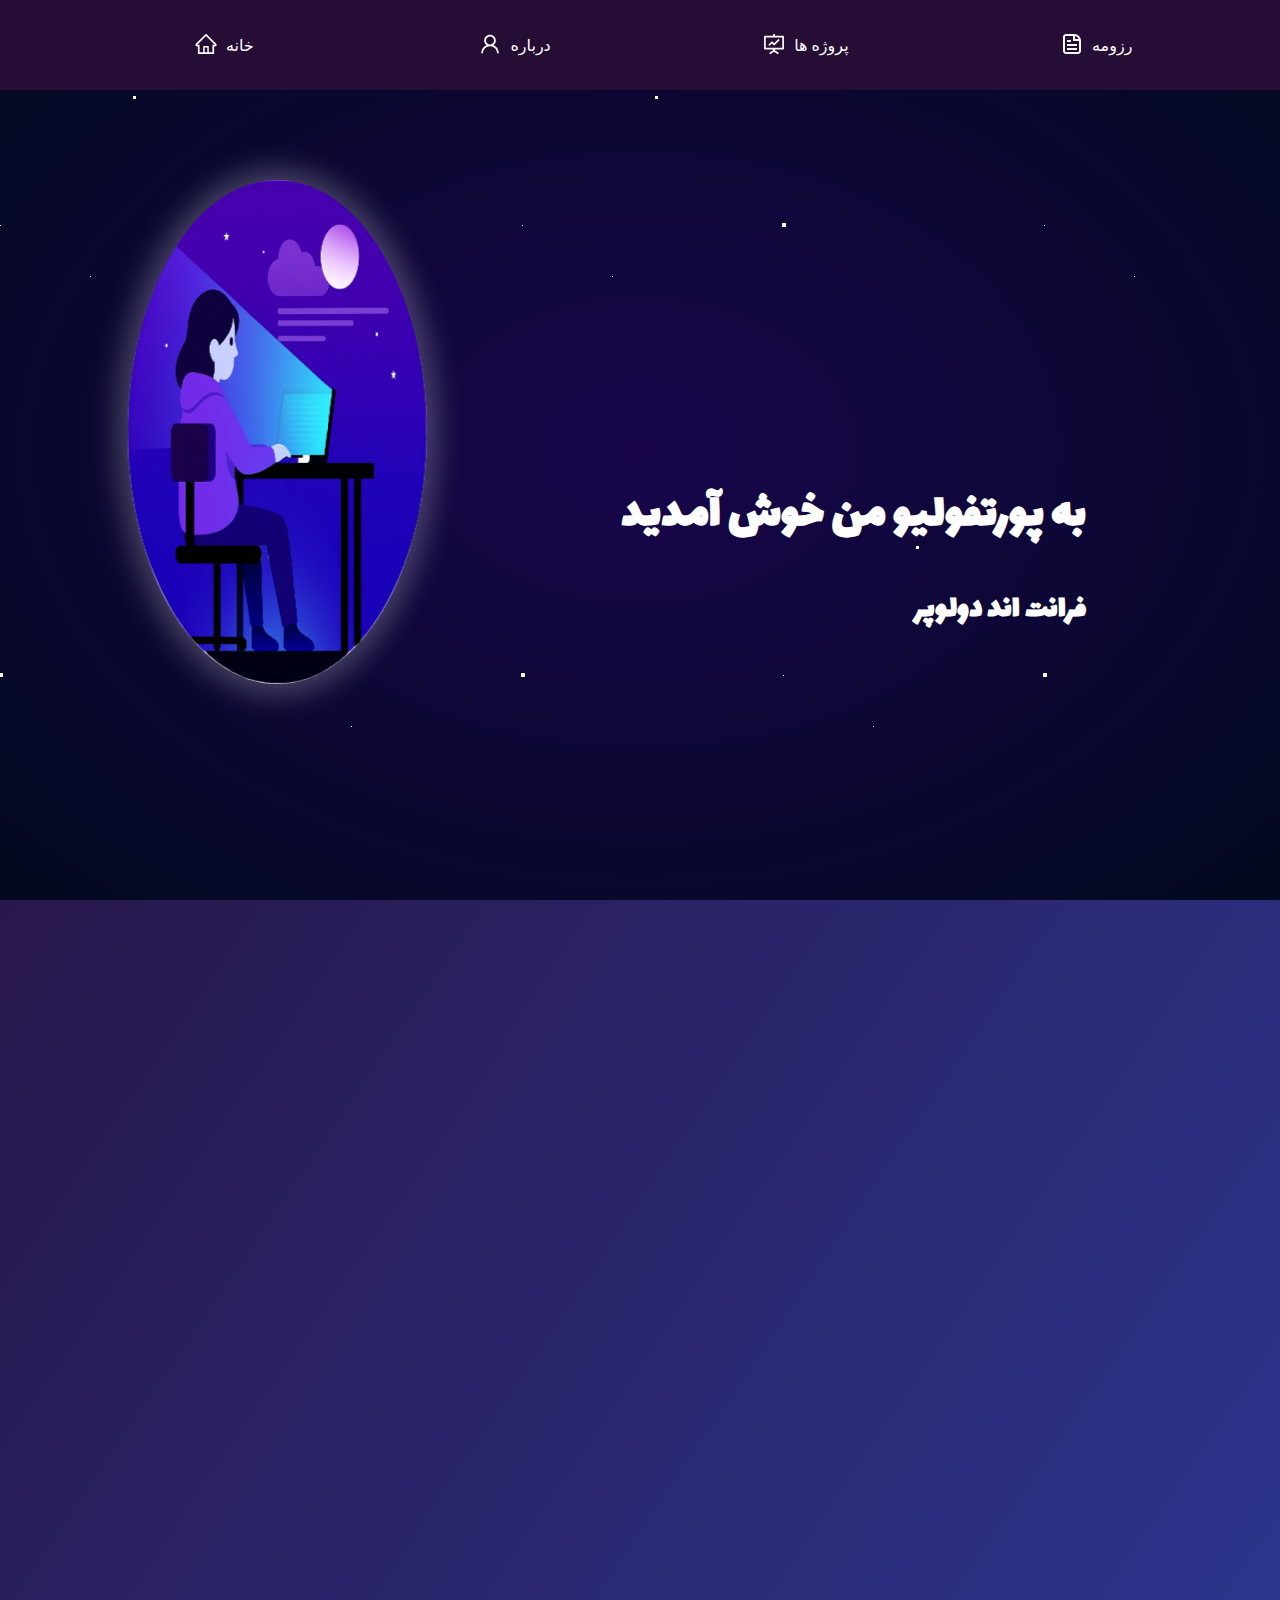
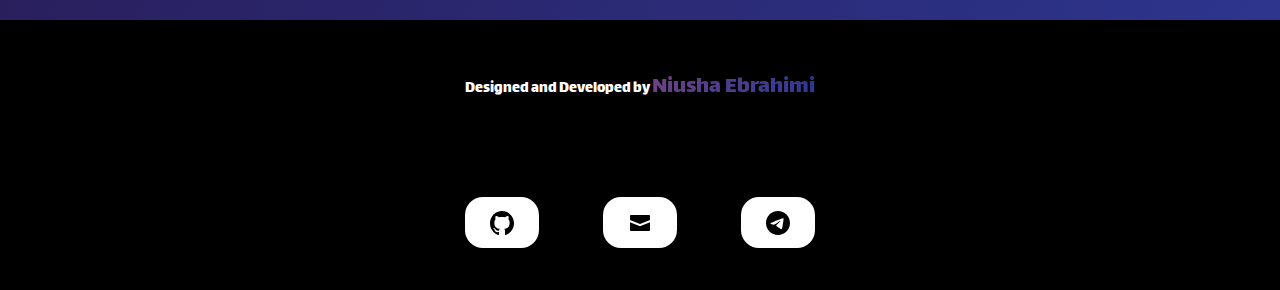
<file: index.html>
<!DOCTYPE html>
<html lang="fa">
<head>
    <meta charset="UTF-8">
    <meta name="viewport" content="width=device-width, initial-scale=1.0">
    <title>Portfolio</title>
    <link rel="stylesheet" href="home.css">
    <link rel="preconnect" href="https://fonts.googleapis.com">
    <link rel="preconnect" href="https://fonts.gstatic.com" crossorigin>
    <link href="https://fonts.googleapis.com/css2?family=Lalezar&family=Press+Start+2P&display=swap" rel="stylesheet">
    <link href='https://fonts.googleapis.com/css?family=Poppins' rel='stylesheet'>
</head>
<body>
    <header class="header">
        <nav>
            <ul>
                <li>
                    <a class="click nav-a" href="./index.html">
                        <svg stroke="currentColor" fill="currentColor" stroke-width="0" viewBox="0 0 1024 1024" style="margin-bottom: 2px;" height="1em" width="1em" xmlns="http://www.w3.org/2000/svg"><path d="M946.5 505L560.1 118.8l-25.9-25.9a31.5 31.5 0 0 0-44.4 0L77.5 505a63.9 63.9 0 0 0-18.8 46c.4 35.2 29.7 63.3 64.9 63.3h42.5V940h691.8V614.3h43.4c17.1 0 33.2-6.7 45.3-18.8a63.6 63.6 0 0 0 18.7-45.3c0-17-6.7-33.1-18.8-45.2zM568 868H456V664h112v204zm217.9-325.7V868H632V640c0-22.1-17.9-40-40-40H432c-22.1 0-40 17.9-40 40v228H238.1V542.3h-96l370-369.7 23.1 23.1L882 542.3h-96.1z"></path></svg>
                        <span class="span-display">خانه</span>
                    </a>
                </li>
                <li>
                    <a class="click nav-a" href="./about.html" >
                        <svg stroke="currentColor" fill="currentColor" stroke-width="0" viewBox="0 0 1024 1024" style="margin-bottom: 2px;" height="1em" width="1em" xmlns="http://www.w3.org/2000/svg"><path d="M858.5 763.6a374 374 0 0 0-80.6-119.5 375.63 375.63 0 0 0-119.5-80.6c-.4-.2-.8-.3-1.2-.5C719.5 518 760 444.7 760 362c0-137-111-248-248-248S264 225 264 362c0 82.7 40.5 156 102.8 201.1-.4.2-.8.3-1.2.5-44.8 18.9-85 46-119.5 80.6a375.63 375.63 0 0 0-80.6 119.5A371.7 371.7 0 0 0 136 901.8a8 8 0 0 0 8 8.2h60c4.4 0 7.9-3.5 8-7.8 2-77.2 33-149.5 87.8-204.3 56.7-56.7 132-87.9 212.2-87.9s155.5 31.2 212.2 87.9C779 752.7 810 825 812 902.2c.1 4.4 3.6 7.8 8 7.8h60a8 8 0 0 0 8-8.2c-1-47.8-10.9-94.3-29.5-138.2zM512 534c-45.9 0-89.1-17.9-121.6-50.4S340 407.9 340 362c0-45.9 17.9-89.1 50.4-121.6S466.1 190 512 190s89.1 17.9 121.6 50.4S684 316.1 684 362c0 45.9-17.9 89.1-50.4 121.6S557.9 534 512 534z"></path></svg>
                        <span class="span-display">درباره</span>
                    </a>
                </li>
                <li>
                    <a class="click nav-a" href="./projects.html">
                        <svg stroke="currentColor" fill="currentColor" stroke-width="0" t="1569683753031" viewBox="0 0 1024 1024" version="1.1" style="margin-bottom: 2px;" height="1em" width="1em" xmlns="http://www.w3.org/2000/svg"><defs></defs><path d="M312.1 591.5c3.1 3.1 8.2 3.1 11.3 0l101.8-101.8 86.1 86.2c3.1 3.1 8.2 3.1 11.3 0l226.3-226.5c3.1-3.1 3.1-8.2 0-11.3l-36.8-36.8c-3.1-3.1-8.2-3.1-11.3 0L517 485.3l-86.1-86.2c-3.1-3.1-8.2-3.1-11.3 0L275.3 543.4c-3.1 3.1-3.1 8.2 0 11.3l36.8 36.8z"></path><path d="M904 160H548V96c0-4.4-3.6-8-8-8h-56c-4.4 0-8 3.6-8 8v64H120c-17.7 0-32 14.3-32 32v520c0 17.7 14.3 32 32 32h356.4v32L311.6 884.1c-3.7 2.4-4.7 7.3-2.3 11l30.3 47.2v0.1c2.4 3.7 7.4 4.7 11.1 2.3L512 838.9l161.3 105.8c3.7 2.4 8.7 1.4 11.1-2.3v-0.1l30.3-47.2c2.4-3.7 1.3-8.6-2.3-11L548 776.3V744h356c17.7 0 32-14.3 32-32V192c0-17.7-14.3-32-32-32z m-40 512H160V232h704v440z"></path></svg>
                        <span class="span-display">پروژه ها</span>
                    </a>
                </li>
                <li>
                    <a class="click nav-a" href="./resume.html">
                        <svg stroke="currentColor" fill="none" stroke-width="0" viewBox="0 0 24 24" style="margin-bottom: 2px;" height="1em" width="1em" xmlns="http://www.w3.org/2000/svg"><path d="M7 18H17V16H7V18Z" fill="currentColor"></path><path d="M17 14H7V12H17V14Z" fill="currentColor"></path><path d="M7 10H11V8H7V10Z" fill="currentColor"></path><path fill-rule="evenodd" clip-rule="evenodd" d="M6 2C4.34315 2 3 3.34315 3 5V19C3 20.6569 4.34315 22 6 22H18C19.6569 22 21 20.6569 21 19V9C21 5.13401 17.866 2 14 2H6ZM6 4H13V9H19V19C19 19.5523 18.5523 20 18 20H6C5.44772 20 5 19.5523 5 19V5C5 4.44772 5.44772 4 6 4ZM15 4.10002C16.6113 4.4271 17.9413 5.52906 18.584 7H15V4.10002Z" fill="currentColor"></path></svg>
                        <span class="span-display">رزومه</span>
                    </a>
                </li>
            </ul>
        </nav>
    </header>
    <main>
        <section class="background">
            <div class="star star-1"></div>
            <div class="star star-2"></div>
            <div class="star star-3"></div>
            <div class="star star-4"></div>
            <div class="star star-5"></div>
            <div class="star star-6"></div>
            <div class="star star-7"></div>
            <div class="star star-8"></div>
            <div class="star star-9"></div>
            <div class="star star-10"></div>
        </section>
        <section class="welcome fade-In">
            <div class="picture">
                <div class="image-container">
                    <img class="image-prof" src="./Picture.png" alt ="gir programmer charchter">
                    <div class="profile-card-back">Niusha Ebrahimi</div>
                </div>
            </div>
            <div class="welcome-text">
                <h1 class="welcome-text-title">به پورتفولیو من خوش آمدید</h1>
                <h2 class="welcome-text-subtitle">فرانت اند دولوپر</h2>
            </div>
        </section>
        <section class="section-mobile">
            <!-- fix this -->
        </section>
        <section class="about fade-In">
            <div class="about-text">
                <h2 class="about-text-title">راجب من </h2>
                <p class="about-text-subtitle">
                    من,نیوشا ابراهیمی هستم و مشتاق هستم در حیطه فرانت اند فعالیت کنم.
                    html, css,Javascript را به صورت خودخوان یادگرفته ام با استفاده از TheOdinProject , FreeCodeCamp
                    تسلط قابل قبولی به زبان های Javascript , python  و  c دارم
                </p>
            </div>
            <div class="about-picture">
                <img src="./icons8-frontend-100.png" >
            </div>
        </section>
        
    </main>
    <footer class="footer">
        <p class="footer-text">Designed and Developed by <a class="gradient-text">Niusha Ebrahimi </a></p>
        <div class="social-media">
            <!-- github -->
            <a href="https://github.com/NiushaEbrahimi?tab=overview&from=2025-05-01&to=2025-05-01" class="nav-a footer-nav">
                <svg width="800px" height="800px" viewBox="0 0 20 20" version="1.1" xmlns="http://www.w3.org/2000/svg" xmlns:xlink="http://www.w3.org/1999/xlink" >
                    <g id="Page-1" stroke="none" stroke-width="1" fill="#00000" fill-rule="evenodd">
                        <g id="Dribbble-Light-Preview" transform="translate(-140.000000, -7559.000000)" fill="#00000">
                            <g id="icons" transform="translate(56.000000, 160.000000)">
                                <path d="M94,7399 C99.523,7399 104,7403.59 104,7409.253 C104,7413.782 101.138,7417.624 97.167,7418.981 C96.66,7419.082 96.48,7418.762 96.48,7418.489 C96.48,7418.151 96.492,7417.047 96.492,7415.675 C96.492,7414.719 96.172,7414.095 95.813,7413.777 C98.04,7413.523 100.38,7412.656 100.38,7408.718 C100.38,7407.598 99.992,7406.684 99.35,7405.966 C99.454,7405.707 99.797,7404.664 99.252,7403.252 C99.252,7403.252 98.414,7402.977 96.505,7404.303 C95.706,7404.076 94.85,7403.962 94,7403.958 C93.15,7403.962 92.295,7404.076 91.497,7404.303 C89.586,7402.977 88.746,7403.252 88.746,7403.252 C88.203,7404.664 88.546,7405.707 88.649,7405.966 C88.01,7406.684 87.619,7407.598 87.619,7408.718 C87.619,7412.646 89.954,7413.526 92.175,7413.785 C91.889,7414.041 91.63,7414.493 91.54,7415.156 C90.97,7415.418 89.522,7415.871 88.63,7414.304 C88.63,7414.304 88.101,7413.319 87.097,7413.247 C87.097,7413.247 86.122,7413.234 87.029,7413.87 C87.029,7413.87 87.684,7414.185 88.139,7415.37 C88.139,7415.37 88.726,7417.2 91.508,7416.58 C91.513,7417.437 91.522,7418.245 91.522,7418.489 C91.522,7418.76 91.338,7419.077 90.839,7418.982 C86.865,7417.627 84,7413.783 84,7409.253 C84,7403.59 88.478,7399 94,7399" id="github-[#142]"></path>
                            </g>
                        </g>
                    </g>
                </svg>
            </a>
            <!-- email -->
            <a class="email nav-a footer-nav" href="https://mail.google.com/">
                <svg fill="#000000" width="800px" height="800px" viewBox="0 0 24 24" xmlns="http://www.w3.org/2000/svg">
                    <path d="M22,5V9L12,13,2,9V5A1,1,0,0,1,3,4H21A1,1,0,0,1,22,5ZM2,11.154V19a1,1,0,0,0,1,1H21a1,1,0,0,0,1-1V11.154l-10,4Z"/>
                </svg>
            </a>
            <!-- telegram -->
            <a class="telegram nav-a footer-nav" href="https://www.telegram.org/">
                <svg width="800px" height="800px" viewBox="0 0 24 24" fill="#00000" xmlns="http://www.w3.org/2000/svg">
                    <path fill-rule="evenodd" clip-rule="evenodd" d="M24 12C24 18.6274 18.6274 24 12 24C5.37258 24 0 18.6274 0 12C0 5.37258 5.37258 0 12 0C18.6274 0 24 5.37258 24 12ZM12.43 8.85893C11.2629 9.3444 8.93015 10.3492 5.43191 11.8733C4.86385 12.0992 4.56628 12.3202 4.53919 12.5363C4.4934 12.9015 4.95073 13.0453 5.57349 13.2411C5.6582 13.2678 5.74598 13.2954 5.83596 13.3246C6.44866 13.5238 7.27284 13.7568 7.70131 13.766C8.08996 13.7744 8.52375 13.6142 9.00266 13.2853C12.2712 11.079 13.9584 9.96381 14.0643 9.93977C14.1391 9.92281 14.2426 9.90148 14.3128 9.96385C14.3829 10.0262 14.3761 10.1443 14.3686 10.176C14.3233 10.3691 12.5281 12.0381 11.5991 12.9018C11.3095 13.171 11.1041 13.362 11.0621 13.4056C10.968 13.5034 10.8721 13.5958 10.78 13.6846C10.2108 14.2333 9.78393 14.6448 10.8036 15.3168C11.2937 15.6397 11.6858 15.9067 12.077 16.1731C12.5042 16.4641 12.9303 16.7543 13.4816 17.1157C13.6221 17.2078 13.7562 17.3034 13.8869 17.3965C14.3841 17.751 14.8308 18.0694 15.3826 18.0186C15.7033 17.9891 16.0345 17.6876 16.2027 16.7884C16.6002 14.6632 17.3816 10.0585 17.5622 8.16098C17.5781 7.99473 17.5582 7.78197 17.5422 7.68858C17.5262 7.59518 17.4928 7.46211 17.3714 7.3636C17.2276 7.24694 17.0057 7.22234 16.9064 7.22408C16.455 7.23204 15.7626 7.47282 12.43 8.85893Z" fill="#000000"/>
                </svg>
            </a>
        </div>
    </footer>   
    <script src="https://code.jquery.com/jquery-3.6.0.min.js"></script>

    <script src="./jsForHome.js"></script>
    <script type="module">
        import { myFunction } from './utils.js';
        window.onscroll = function() { myFunction(); };
    </script>
    <script type="module">
        import { fadeIn } from './utils.js';
        const observer = fadeIn();
        const fadeInElements = document.querySelectorAll('.fade-In');
        fadeInElements.forEach(element => {
            observer.observe(element);
        });
    </script>
    <script type="module">
        import { copyLink } from './utils.js';
        const emailLink =copyLink('email')
        emailLink()
        const telegramLink = copyLink('telegram')
        telegramLink()
    </script>
    
</body>
</html>
</file>
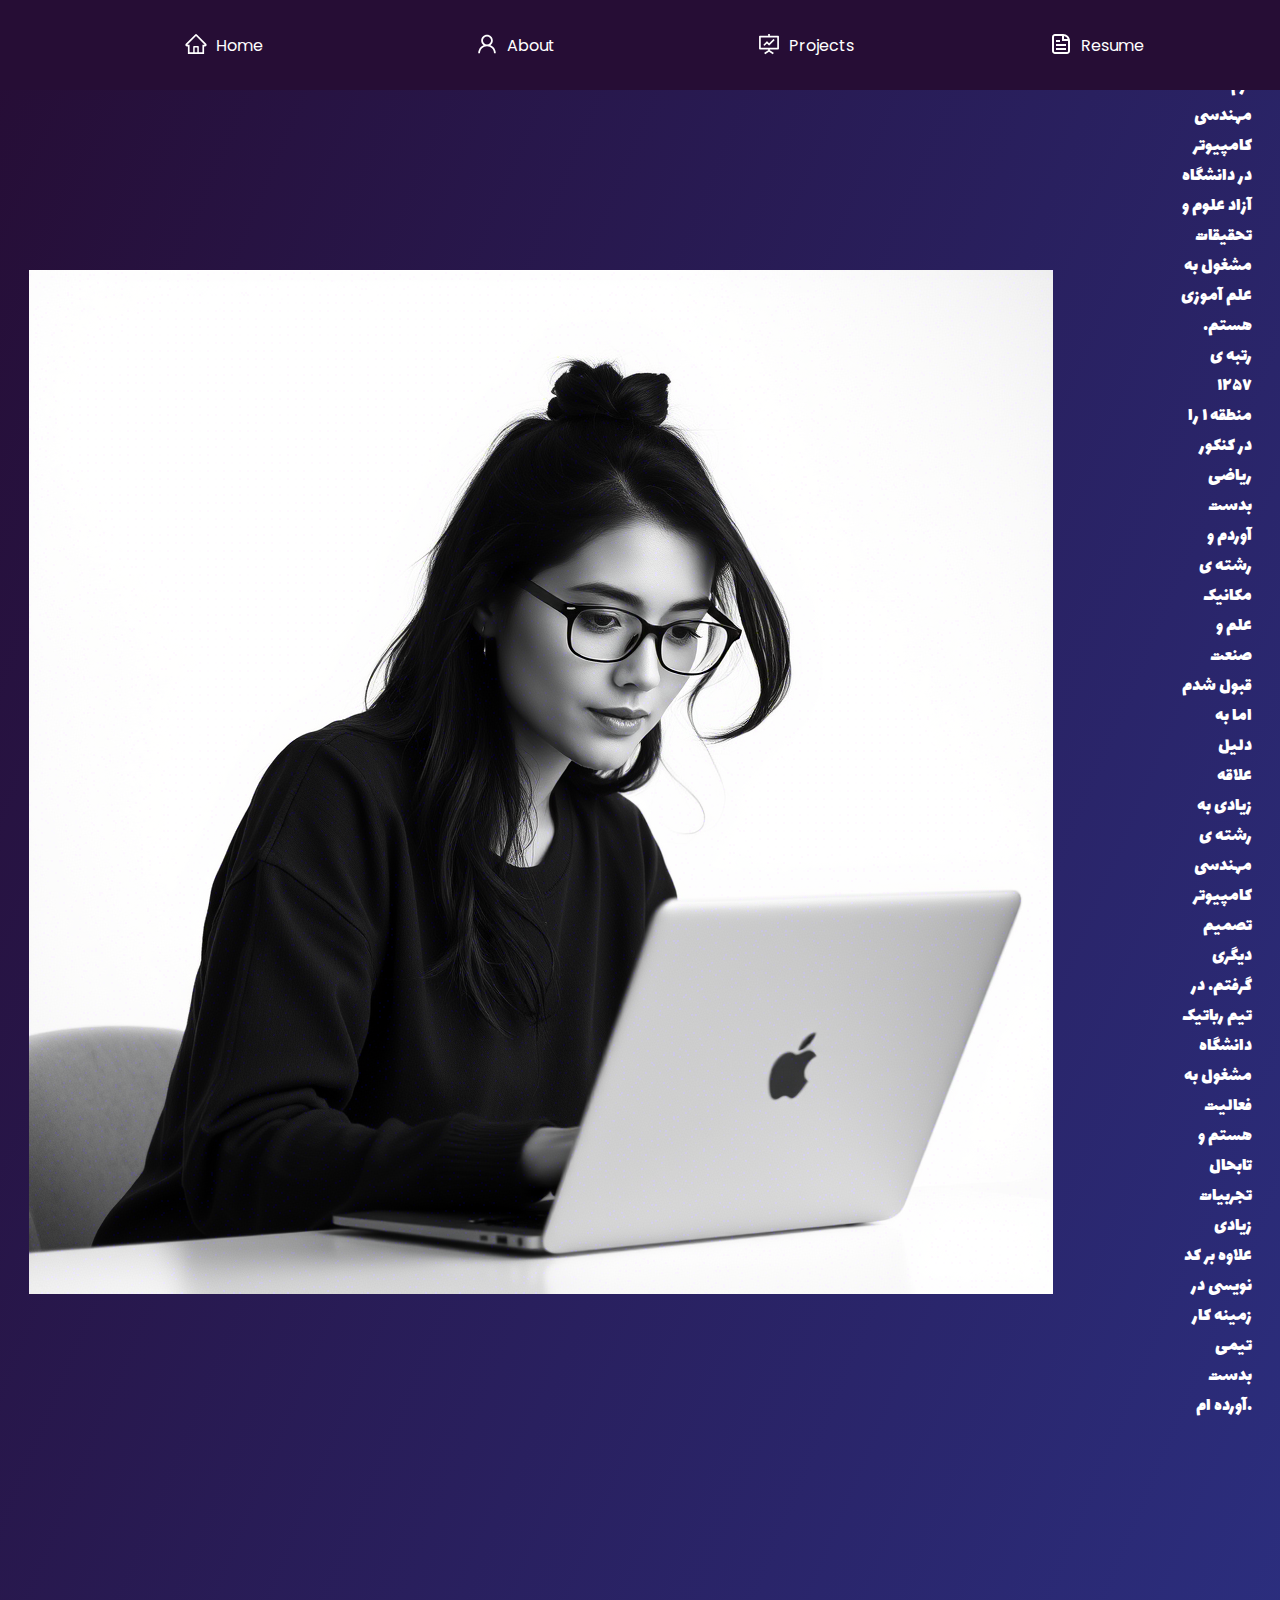
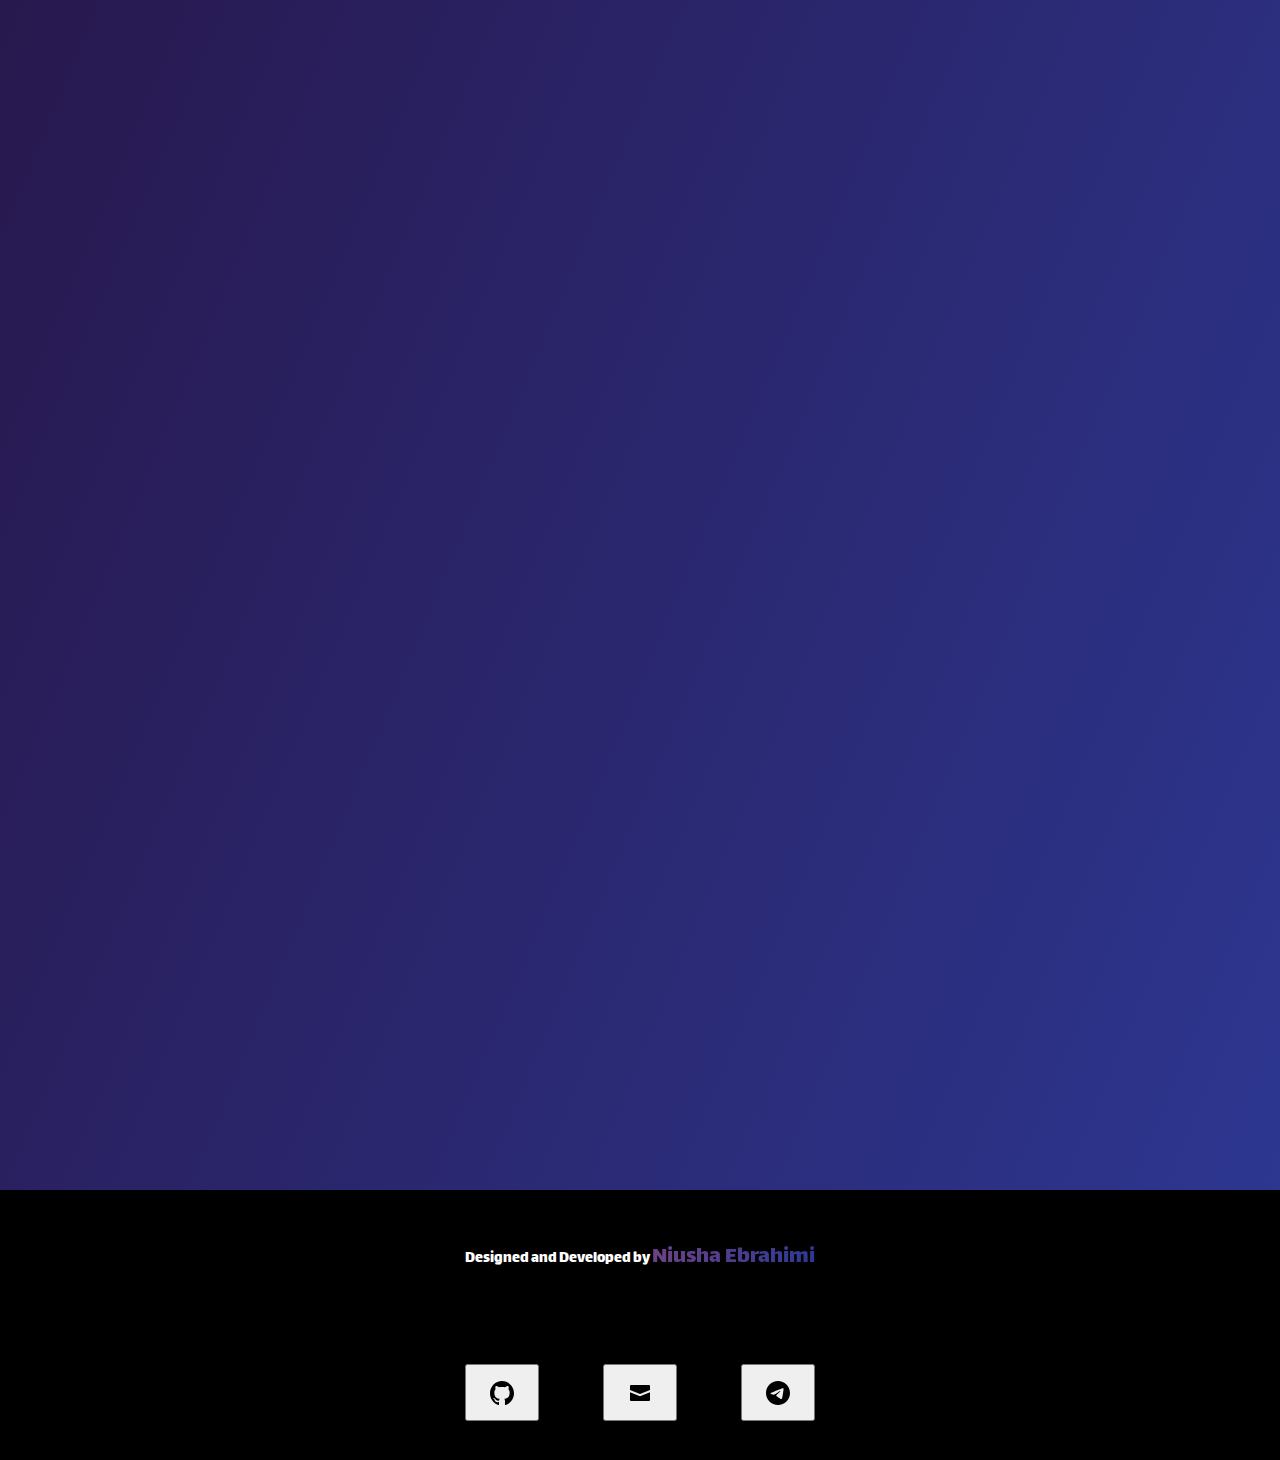
<file: about.html>
<!DOCTYPE html>
<html lang="fa">
<head>
    <meta charset="UTF-8">
    <meta name="viewport" content="width=device-width, initial-scale=1.0">
    <title>Portfolio</title>
    <link rel="stylesheet" href="home.css">
    <link rel="stylesheet" href="about.css">
    <link rel="preconnect" href="https://fonts.googleapis.com">
    <link rel="preconnect" href="https://fonts.gstatic.com" crossorigin>
    <link href="https://fonts.googleapis.com/css2?family=Lalezar&family=Press+Start+2P&display=swap" rel="stylesheet">
    <link href='https://fonts.googleapis.com/css?family=Poppins' rel='stylesheet'>
</head>
<body>
    <header class="header">
        <nav>
            <ul>
                <li>
                    <a href="./index.html" class="nav-a">
                        <svg stroke="currentColor" fill="currentColor" stroke-width="0" viewBox="0 0 1024 1024" style="margin-bottom: 2px;" height="1em" width="1em" xmlns="http://www.w3.org/2000/svg"><path d="M946.5 505L560.1 118.8l-25.9-25.9a31.5 31.5 0 0 0-44.4 0L77.5 505a63.9 63.9 0 0 0-18.8 46c.4 35.2 29.7 63.3 64.9 63.3h42.5V940h691.8V614.3h43.4c17.1 0 33.2-6.7 45.3-18.8a63.6 63.6 0 0 0 18.7-45.3c0-17-6.7-33.1-18.8-45.2zM568 868H456V664h112v204zm217.9-325.7V868H632V640c0-22.1-17.9-40-40-40H432c-22.1 0-40 17.9-40 40v228H238.1V542.3h-96l370-369.7 23.1 23.1L882 542.3h-96.1z"></path></svg>
                        <span>Home</span>
                    </a>
                </li>
                <li>
                    <a href="./about.html" class="nav-a">
                        <svg stroke="currentColor" fill="currentColor" stroke-width="0" viewBox="0 0 1024 1024" style="margin-bottom: 2px;" height="1em" width="1em" xmlns="http://www.w3.org/2000/svg"><path d="M858.5 763.6a374 374 0 0 0-80.6-119.5 375.63 375.63 0 0 0-119.5-80.6c-.4-.2-.8-.3-1.2-.5C719.5 518 760 444.7 760 362c0-137-111-248-248-248S264 225 264 362c0 82.7 40.5 156 102.8 201.1-.4.2-.8.3-1.2.5-44.8 18.9-85 46-119.5 80.6a375.63 375.63 0 0 0-80.6 119.5A371.7 371.7 0 0 0 136 901.8a8 8 0 0 0 8 8.2h60c4.4 0 7.9-3.5 8-7.8 2-77.2 33-149.5 87.8-204.3 56.7-56.7 132-87.9 212.2-87.9s155.5 31.2 212.2 87.9C779 752.7 810 825 812 902.2c.1 4.4 3.6 7.8 8 7.8h60a8 8 0 0 0 8-8.2c-1-47.8-10.9-94.3-29.5-138.2zM512 534c-45.9 0-89.1-17.9-121.6-50.4S340 407.9 340 362c0-45.9 17.9-89.1 50.4-121.6S466.1 190 512 190s89.1 17.9 121.6 50.4S684 316.1 684 362c0 45.9-17.9 89.1-50.4 121.6S557.9 534 512 534z"></path></svg>
                        <span>About</span>
                    </a>
                </li>
                <li>
                    <a href="./projects.html" class="nav-a">  
                        <svg stroke="currentColor" fill="currentColor" stroke-width="0" t="1569683753031" viewBox="0 0 1024 1024" version="1.1" style="margin-bottom: 2px;" height="1em" width="1em" xmlns="http://www.w3.org/2000/svg"><defs></defs><path d="M312.1 591.5c3.1 3.1 8.2 3.1 11.3 0l101.8-101.8 86.1 86.2c3.1 3.1 8.2 3.1 11.3 0l226.3-226.5c3.1-3.1 3.1-8.2 0-11.3l-36.8-36.8c-3.1-3.1-8.2-3.1-11.3 0L517 485.3l-86.1-86.2c-3.1-3.1-8.2-3.1-11.3 0L275.3 543.4c-3.1 3.1-3.1 8.2 0 11.3l36.8 36.8z"></path><path d="M904 160H548V96c0-4.4-3.6-8-8-8h-56c-4.4 0-8 3.6-8 8v64H120c-17.7 0-32 14.3-32 32v520c0 17.7 14.3 32 32 32h356.4v32L311.6 884.1c-3.7 2.4-4.7 7.3-2.3 11l30.3 47.2v0.1c2.4 3.7 7.4 4.7 11.1 2.3L512 838.9l161.3 105.8c3.7 2.4 8.7 1.4 11.1-2.3v-0.1l30.3-47.2c2.4-3.7 1.3-8.6-2.3-11L548 776.3V744h356c17.7 0 32-14.3 32-32V192c0-17.7-14.3-32-32-32z m-40 512H160V232h704v440z"></path></svg>
                        <span>Projects</span>
                    </a>
                </li>
                <li>
                    <a href="#" class="nav-a">
                        <svg stroke="currentColor" fill="none" stroke-width="0" viewBox="0 0 24 24" style="margin-bottom: 2px;" height="1em" width="1em" xmlns="http://www.w3.org/2000/svg"><path d="M7 18H17V16H7V18Z" fill="currentColor"></path><path d="M17 14H7V12H17V14Z" fill="currentColor"></path><path d="M7 10H11V8H7V10Z" fill="currentColor"></path><path fill-rule="evenodd" clip-rule="evenodd" d="M6 2C4.34315 2 3 3.34315 3 5V19C3 20.6569 4.34315 22 6 22H18C19.6569 22 21 20.6569 21 19V9C21 5.13401 17.866 2 14 2H6ZM6 4H13V9H19V19C19 19.5523 18.5523 20 18 20H6C5.44772 20 5 19.5523 5 19V5C5 4.44772 5.44772 4 6 4ZM15 4.10002C16.6113 4.4271 17.9413 5.52906 18.584 7H15V4.10002Z" fill="currentColor"></path></svg>
                        <span>Resume</span>
                    </a>
                </li>
            </ul>
        </nav>
    </header>
    <main>
        <section class="first-section about-me fade-In">
            <div class="picture">
                <img src="./446ac60d-cb93-453d-8823-87e0db689f4c.png" alt ="picture of me coding ">
            </div>
            <div class="welcome-text">
                <h1 class="welcome-text-title"> !بیشتر درباره من بدانید</h1>
                <p class="welcome-text-subtitle">هم اکنون ترم ۴ مهندسی کامپیوتر  در دانشگاه آزاد علوم و تحقیقات
                    مشغول به علم آموزی هستم. رتبه ی ۱۲۵۷ منطقه ۱ را در کنکور ریاضی بدست آوردم و رشته ی مکانیک علم و صنعت قبول  شدم اما به دلیل علاقه زیادی
                    به رشته ی مهندسی کامپیوتر تصمیم دیگری گرفتم. در تیم رباتیک دانشگاه مشغول به فعالیت هستم و تابحال تجربیات زیادی علاوه بر کد نویسی در زمینه کار تیمی بدست آورده ام.
                </p>
            </div>
        </section>

        <section class="tools fade-In">
            <div class="title">
                <h2>مهارت ها</h2>
            </div>
            <div class="items">
                <div class="html item">
                    <div class="container">
                        <div class="circle circle-1">
                            <div class="circle-icon">
                                <img src="./sources/icons8-html-96.png" alt="html icon">
                                
                            </div>
                        </div>
                    </div>
                </div>
                <div class="css item">
                    <div class="container">
                        <div class="circle circle-2">
                            <div class="circle-icon">
                                <img src="./sources/icons8-css-96.png" alt="css icon">
                                
                            </div>
                        </div>
                    </div>
                </div>
                <div class="javascript item">
                    <div class="container">
                        <div class="circle circle-3">
                            <div class="circle-icon">
                                <img src="./sources/icons8-javascript-96.png" alt="javascript icon">
                                
                            </div>
                        </div>
                    </div>
                </div>
                <div class="python item">
                    <div class="container">
                        <div class="circle circle-4">
                            <div class="circle-icon">
                                <img src="./sources/icons8-python-96.png" alt="python icon">
                                
                            </div>
                        </div>
                    </div>
                </div>
                <div class="git item">
                    <div class="container">
                        <div class="circle circle-5">
                            <div class="circle-icon">
                                <img src="./sources/icons8-git-96.png" alt="git icon">
                            </div>
                        </div>
                    </div>
                </div>
                <div class="linux item">
                    <div class="container">
                        <div class="circle circle-6">
                            <div class="circle-icon">
                                <img src="./sources/icons8-linux-96.png" alt="linux icon">
                            </div>
                        </div>
                    </div>
                </div>
            </div>
        </section>
        <section class="cards ">
            <div class="card-border fade-In">
                <div class="card card-1">
                    <h3 class="card-title">
                        mini Pojects
                    </h3>      
                    <div class="examples-div">
                        <div class="examples">
                            <!-- fix these names and alts -->
                            <img src="./sources/projects/IMG_0586.jpeg" class="example-pic-1">
                            <img src="./sources/projects/PixlrClone.jpeg" alt="" class="example-pic-2">
                        </div>
                    </div>
                </div>
            </div>
            <div class="card-boder fade-In">
                <div class="card card-2">
                    <h2 class="card-title">
                        Contact Me
                    </h2>
                    <div class="a-contact-div">
                        <a href="www.tel.me" class="a-contact" id="tel">
                            <svg width="800px" height="800px" viewBox="0 0 24 24" fill="none" xmlns="http://www.w3.org/2000/svg" class="tel-svg">
                                <path fill-rule="evenodd" clip-rule="evenodd" d="M24 12C24 18.6274 18.6274 24 12 24C5.37258 24 0 18.6274 0 12C0 5.37258 5.37258 0 12 0C18.6274 0 24 5.37258 24 12ZM12.43 8.85893C11.2629 9.3444 8.93015 10.3492 5.43191 11.8733C4.86385 12.0992 4.56628 12.3202 4.53919 12.5363C4.4934 12.9015 4.95073 13.0453 5.57349 13.2411C5.6582 13.2678 5.74598 13.2954 5.83596 13.3246C6.44866 13.5238 7.27284 13.7568 7.70131 13.766C8.08996 13.7744 8.52375 13.6142 9.00266 13.2853C12.2712 11.079 13.9584 9.96381 14.0643 9.93977C14.1391 9.92281 14.2426 9.90148 14.3128 9.96385C14.3829 10.0262 14.3761 10.1443 14.3686 10.176C14.3233 10.3691 12.5281 12.0381 11.5991 12.9018C11.3095 13.171 11.1041 13.362 11.0621 13.4056C10.968 13.5034 10.8721 13.5958 10.78 13.6846C10.2108 14.2333 9.78393 14.6448 10.8036 15.3168C11.2937 15.6397 11.6858 15.9067 12.077 16.1731C12.5042 16.4641 12.9303 16.7543 13.4816 17.1157C13.6221 17.2078 13.7562 17.3034 13.8869 17.3965C14.3841 17.751 14.8308 18.0694 15.3826 18.0186C15.7033 17.9891 16.0345 17.6876 16.2027 16.7884C16.6002 14.6632 17.3816 10.0585 17.5622 8.16098C17.5781 7.99473 17.5582 7.78197 17.5422 7.68858C17.5262 7.59518 17.4928 7.46211 17.3714 7.3636C17.2276 7.24694 17.0057 7.22234 16.9064 7.22408C16.455 7.23204 15.7626 7.47282 12.43 8.85893Z" fill="#000000"/>
                            </svg>
                        </a>
                    </div>
                    <div class="a-contact-div">
                        <a href="https://mail.google.com/" class="a-contact" id="mail">
                            <svg fill="#000000" width="800px" height="800px" viewBox="0 0 24 24" xmlns="http://www.w3.org/2000/svg">
                                <path d="M22,5V9L12,13,2,9V5A1,1,0,0,1,3,4H21A1,1,0,0,1,22,5ZM2,11.154V19a1,1,0,0,0,1,1H21a1,1,0,0,0,1-1V11.154l-10,4Z"/>
                            </svg>
                        </a>
                    </div>
                    <div class="a-contact-div">
                        <a href="https://github.com/NiushaEbrahimi?tab=overview&from=2025-05-01&to=2025-05-01" class="a-contact" id="github">
                            <svg width="800px" height="800px" viewBox="0 0 20 20" version="1.1" xmlns="http://www.w3.org/2000/svg" xmlns:xlink="http://www.w3.org/1999/xlink">
                                <g id="Page-1" stroke="none" stroke-width="1" fill="none" fill-rule="evenodd">
                                    <g id="Dribbble-Light-Preview" transform="translate(-140.000000, -7559.000000)" fill="#000000">
                                        <g id="icons" transform="translate(56.000000, 160.000000)">
                                            <path d="M94,7399 C99.523,7399 104,7403.59 104,7409.253 C104,7413.782 101.138,7417.624 97.167,7418.981 C96.66,7419.082 96.48,7418.762 96.48,7418.489 C96.48,7418.151 96.492,7417.047 96.492,7415.675 C96.492,7414.719 96.172,7414.095 95.813,7413.777 C98.04,7413.523 100.38,7412.656 100.38,7408.718 C100.38,7407.598 99.992,7406.684 99.35,7405.966 C99.454,7405.707 99.797,7404.664 99.252,7403.252 C99.252,7403.252 98.414,7402.977 96.505,7404.303 C95.706,7404.076 94.85,7403.962 94,7403.958 C93.15,7403.962 92.295,7404.076 91.497,7404.303 C89.586,7402.977 88.746,7403.252 88.746,7403.252 C88.203,7404.664 88.546,7405.707 88.649,7405.966 C88.01,7406.684 87.619,7407.598 87.619,7408.718 C87.619,7412.646 89.954,7413.526 92.175,7413.785 C91.889,7414.041 91.63,7414.493 91.54,7415.156 C90.97,7415.418 89.522,7415.871 88.63,7414.304 C88.63,7414.304 88.101,7413.319 87.097,7413.247 C87.097,7413.247 86.122,7413.234 87.029,7413.87 C87.029,7413.87 87.684,7414.185 88.139,7415.37 C88.139,7415.37 88.726,7417.2 91.508,7416.58 C91.513,7417.437 91.522,7418.245 91.522,7418.489 C91.522,7418.76 91.338,7419.077 90.839,7418.982 C86.865,7417.627 84,7413.783 84,7409.253 C84,7403.59 88.478,7399 94,7399" id="github-[#142]"></path>
                                        </g>
                                    </g>
                                </g>
                            </svg>
                        </a>
                    </div>
                    
                </div>
            </div>

        </section>
    </main>
    <footer class="footer">
        <p class="footer-text">Designed and Developed by <a class="gradient-text">Niusha Ebrahimi </a></p>
        <div class="social-media">
            <!-- github -->
            <button class="btn">
                <a href="https://github.com/NiushaEbrahimi?tab=overview&from=2025-05-01&to=2025-05-01" class="nav-a">
                    <svg width="800px" height="800px" viewBox="0 0 20 20" version="1.1" xmlns="http://www.w3.org/2000/svg" xmlns:xlink="http://www.w3.org/1999/xlink">
                    <g id="Page-1" stroke="none" stroke-width="1" fill="none" fill-rule="evenodd">
                        <g id="Dribbble-Light-Preview" transform="translate(-140.000000, -7559.000000)" fill="#000000">
                            <g id="icons" transform="translate(56.000000, 160.000000)">
                                <path d="M94,7399 C99.523,7399 104,7403.59 104,7409.253 C104,7413.782 101.138,7417.624 97.167,7418.981 C96.66,7419.082 96.48,7418.762 96.48,7418.489 C96.48,7418.151 96.492,7417.047 96.492,7415.675 C96.492,7414.719 96.172,7414.095 95.813,7413.777 C98.04,7413.523 100.38,7412.656 100.38,7408.718 C100.38,7407.598 99.992,7406.684 99.35,7405.966 C99.454,7405.707 99.797,7404.664 99.252,7403.252 C99.252,7403.252 98.414,7402.977 96.505,7404.303 C95.706,7404.076 94.85,7403.962 94,7403.958 C93.15,7403.962 92.295,7404.076 91.497,7404.303 C89.586,7402.977 88.746,7403.252 88.746,7403.252 C88.203,7404.664 88.546,7405.707 88.649,7405.966 C88.01,7406.684 87.619,7407.598 87.619,7408.718 C87.619,7412.646 89.954,7413.526 92.175,7413.785 C91.889,7414.041 91.63,7414.493 91.54,7415.156 C90.97,7415.418 89.522,7415.871 88.63,7414.304 C88.63,7414.304 88.101,7413.319 87.097,7413.247 C87.097,7413.247 86.122,7413.234 87.029,7413.87 C87.029,7413.87 87.684,7414.185 88.139,7415.37 C88.139,7415.37 88.726,7417.2 91.508,7416.58 C91.513,7417.437 91.522,7418.245 91.522,7418.489 C91.522,7418.76 91.338,7419.077 90.839,7418.982 C86.865,7417.627 84,7413.783 84,7409.253 C84,7403.59 88.478,7399 94,7399" id="github-[#142]"></path>
                            </g>
                        </g>
                    </g>
                    </svg>
                </a>
            </button>
            <!-- fix these -->
            <!-- email -->
            <button class="btn">
                <a href="sth" class="nav-a">
                    <svg fill="#000000" width="800px" height="800px" viewBox="0 0 24 24" xmlns="http://www.w3.org/2000/svg">
                        <path d="M22,5V9L12,13,2,9V5A1,1,0,0,1,3,4H21A1,1,0,0,1,22,5ZM2,11.154V19a1,1,0,0,0,1,1H21a1,1,0,0,0,1-1V11.154l-10,4Z"/>
                    </svg>
                </a>
            </button>
            <!-- telegram -->
            <button class="btn">
                <a href="sth" class="nav-a">
                    <svg width="800px" height="800px" viewBox="0 0 24 24" fill="none" xmlns="http://www.w3.org/2000/svg">
                        <path fill-rule="evenodd" clip-rule="evenodd" d="M24 12C24 18.6274 18.6274 24 12 24C5.37258 24 0 18.6274 0 12C0 5.37258 5.37258 0 12 0C18.6274 0 24 5.37258 24 12ZM12.43 8.85893C11.2629 9.3444 8.93015 10.3492 5.43191 11.8733C4.86385 12.0992 4.56628 12.3202 4.53919 12.5363C4.4934 12.9015 4.95073 13.0453 5.57349 13.2411C5.6582 13.2678 5.74598 13.2954 5.83596 13.3246C6.44866 13.5238 7.27284 13.7568 7.70131 13.766C8.08996 13.7744 8.52375 13.6142 9.00266 13.2853C12.2712 11.079 13.9584 9.96381 14.0643 9.93977C14.1391 9.92281 14.2426 9.90148 14.3128 9.96385C14.3829 10.0262 14.3761 10.1443 14.3686 10.176C14.3233 10.3691 12.5281 12.0381 11.5991 12.9018C11.3095 13.171 11.1041 13.362 11.0621 13.4056C10.968 13.5034 10.8721 13.5958 10.78 13.6846C10.2108 14.2333 9.78393 14.6448 10.8036 15.3168C11.2937 15.6397 11.6858 15.9067 12.077 16.1731C12.5042 16.4641 12.9303 16.7543 13.4816 17.1157C13.6221 17.2078 13.7562 17.3034 13.8869 17.3965C14.3841 17.751 14.8308 18.0694 15.3826 18.0186C15.7033 17.9891 16.0345 17.6876 16.2027 16.7884C16.6002 14.6632 17.3816 10.0585 17.5622 8.16098C17.5781 7.99473 17.5582 7.78197 17.5422 7.68858C17.5262 7.59518 17.4928 7.46211 17.3714 7.3636C17.2276 7.24694 17.0057 7.22234 16.9064 7.22408C16.455 7.23204 15.7626 7.47282 12.43 8.85893Z" fill="#000000"/>
                    </svg>
                </a>
            </button>
        </div>
    </footer>   
    <script src="https://code.jquery.com/jquery-3.6.0.min.js"></script>
    <script type="module" src="./jsForAbout.js"></script>
    <script type="module">
        import {fadeIn} from './utils.js';
        const observer = fadeIn()
        const fadeInElements = document.querySelectorAll('.fade-In')
        fadeInElements.forEach((el) => observer.observe(el));
    </script>

</body>
</html>
</file>
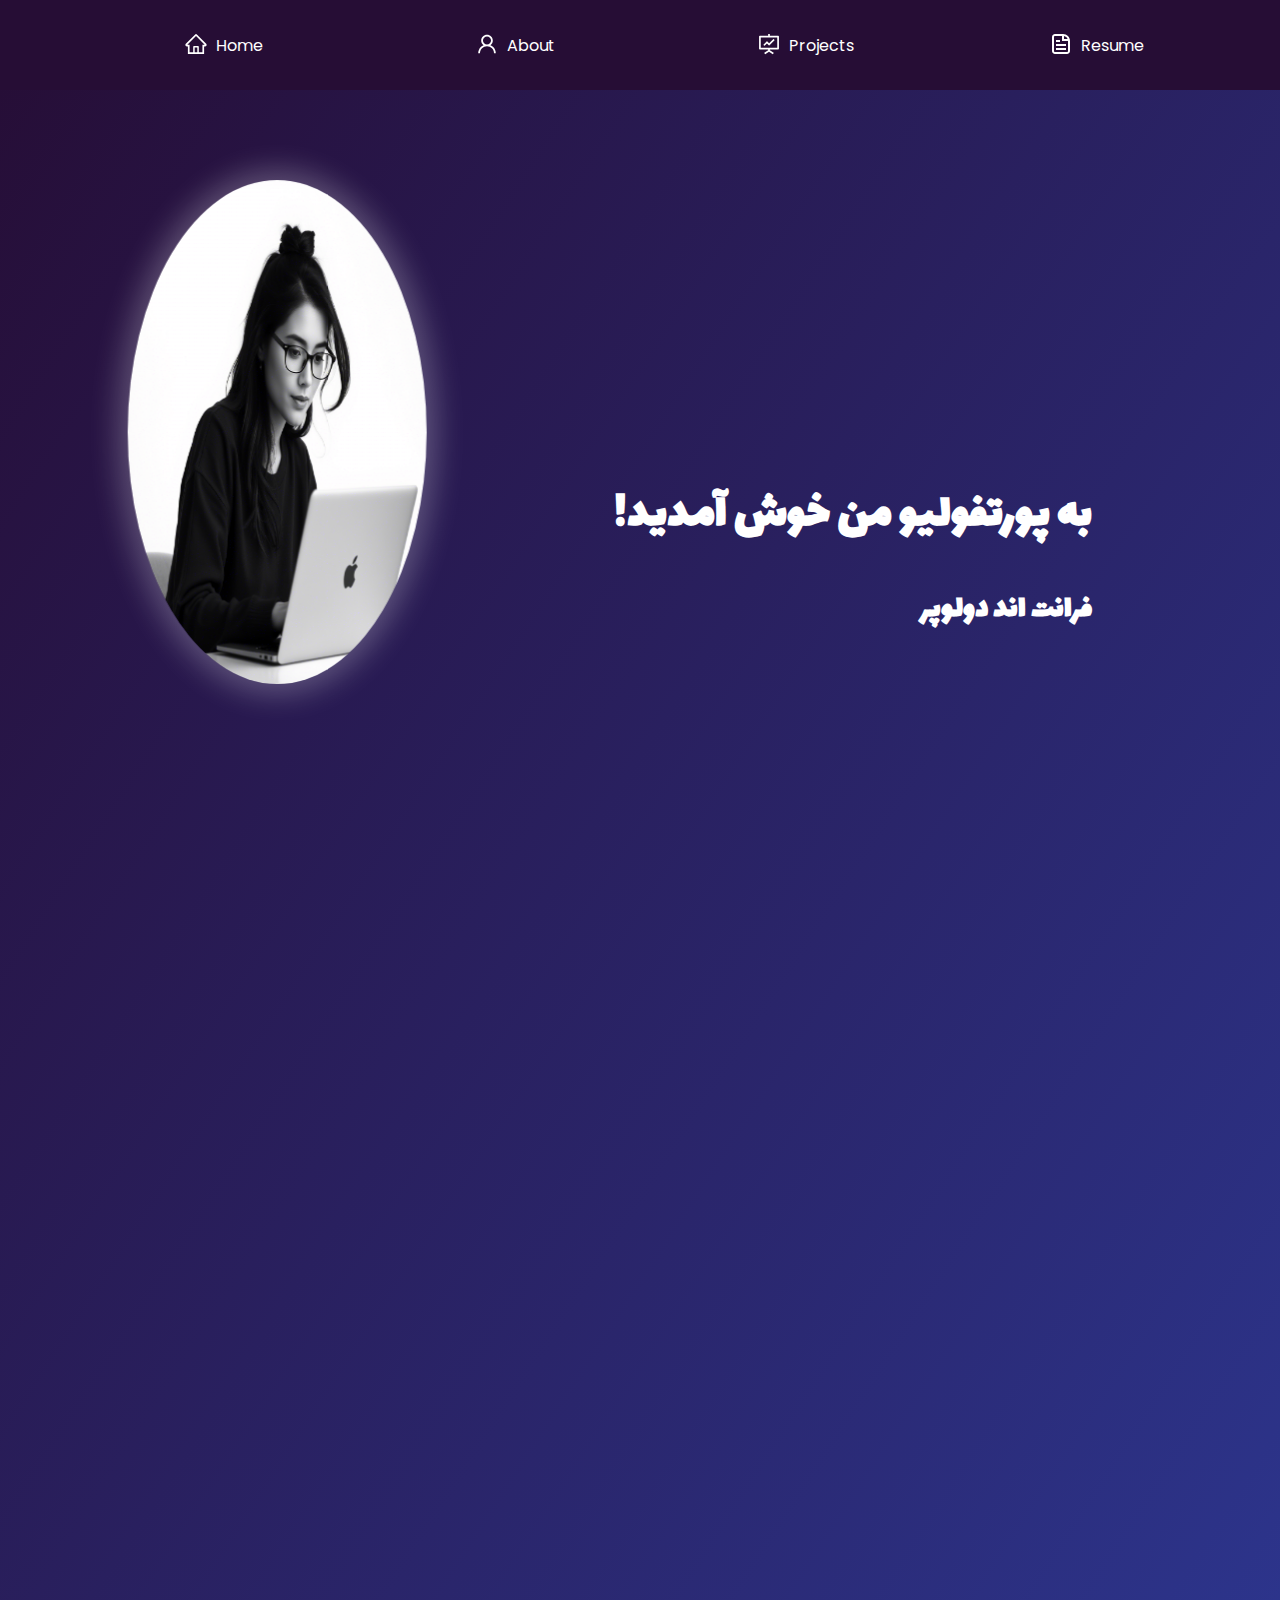
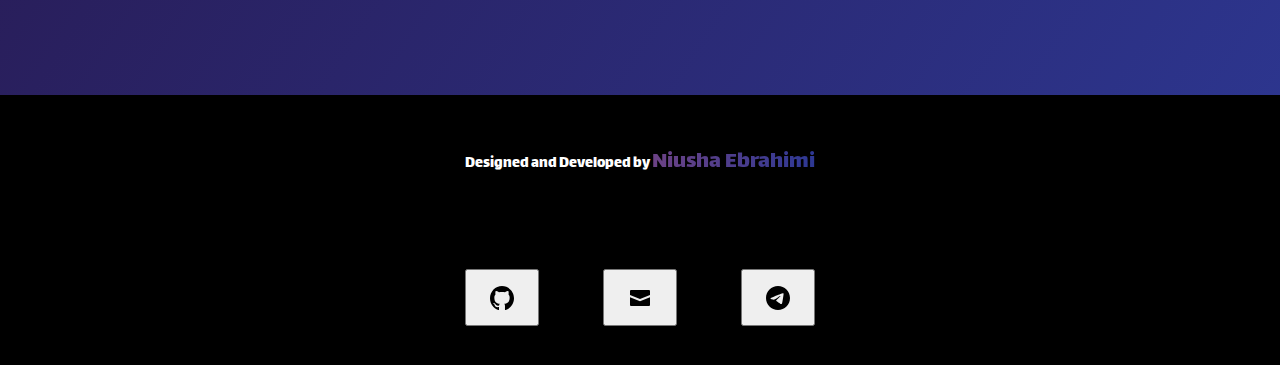
<file: home.html>
<!DOCTYPE html>
<html lang="fa">
<head>
    <meta charset="UTF-8">
    <meta name="viewport" content="width=device-width, initial-scale=1.0">
    <title>Portfolio</title>
    <link rel="stylesheet" href="home.css">
    <link rel="preconnect" href="https://fonts.googleapis.com">
    <link rel="preconnect" href="https://fonts.gstatic.com" crossorigin>
    <link href="https://fonts.googleapis.com/css2?family=Lalezar&family=Press+Start+2P&display=swap" rel="stylesheet">
    <link href='https://fonts.googleapis.com/css?family=Poppins' rel='stylesheet'>
</head>
<body>
    <header class="header">
        <nav>
            <ul>
                <li>
                    <a class="click nav-a" href="./home.html">
                        <svg stroke="currentColor" fill="currentColor" stroke-width="0" viewBox="0 0 1024 1024" style="margin-bottom: 2px;" height="1em" width="1em" xmlns="http://www.w3.org/2000/svg"><path d="M946.5 505L560.1 118.8l-25.9-25.9a31.5 31.5 0 0 0-44.4 0L77.5 505a63.9 63.9 0 0 0-18.8 46c.4 35.2 29.7 63.3 64.9 63.3h42.5V940h691.8V614.3h43.4c17.1 0 33.2-6.7 45.3-18.8a63.6 63.6 0 0 0 18.7-45.3c0-17-6.7-33.1-18.8-45.2zM568 868H456V664h112v204zm217.9-325.7V868H632V640c0-22.1-17.9-40-40-40H432c-22.1 0-40 17.9-40 40v228H238.1V542.3h-96l370-369.7 23.1 23.1L882 542.3h-96.1z"></path></svg>
                        <span>Home</span>
                    </a>
                </li>
                <li>
                    <a class="click nav-a" href="./about.html" >
                        <svg stroke="currentColor" fill="currentColor" stroke-width="0" viewBox="0 0 1024 1024" style="margin-bottom: 2px;" height="1em" width="1em" xmlns="http://www.w3.org/2000/svg"><path d="M858.5 763.6a374 374 0 0 0-80.6-119.5 375.63 375.63 0 0 0-119.5-80.6c-.4-.2-.8-.3-1.2-.5C719.5 518 760 444.7 760 362c0-137-111-248-248-248S264 225 264 362c0 82.7 40.5 156 102.8 201.1-.4.2-.8.3-1.2.5-44.8 18.9-85 46-119.5 80.6a375.63 375.63 0 0 0-80.6 119.5A371.7 371.7 0 0 0 136 901.8a8 8 0 0 0 8 8.2h60c4.4 0 7.9-3.5 8-7.8 2-77.2 33-149.5 87.8-204.3 56.7-56.7 132-87.9 212.2-87.9s155.5 31.2 212.2 87.9C779 752.7 810 825 812 902.2c.1 4.4 3.6 7.8 8 7.8h60a8 8 0 0 0 8-8.2c-1-47.8-10.9-94.3-29.5-138.2zM512 534c-45.9 0-89.1-17.9-121.6-50.4S340 407.9 340 362c0-45.9 17.9-89.1 50.4-121.6S466.1 190 512 190s89.1 17.9 121.6 50.4S684 316.1 684 362c0 45.9-17.9 89.1-50.4 121.6S557.9 534 512 534z"></path></svg>
                        <span>About</span>
                    </a>
                </li>
                <li>
                    <a class="click nav-a" href="#">
                        <svg stroke="currentColor" fill="currentColor" stroke-width="0" t="1569683753031" viewBox="0 0 1024 1024" version="1.1" style="margin-bottom: 2px;" height="1em" width="1em" xmlns="http://www.w3.org/2000/svg"><defs></defs><path d="M312.1 591.5c3.1 3.1 8.2 3.1 11.3 0l101.8-101.8 86.1 86.2c3.1 3.1 8.2 3.1 11.3 0l226.3-226.5c3.1-3.1 3.1-8.2 0-11.3l-36.8-36.8c-3.1-3.1-8.2-3.1-11.3 0L517 485.3l-86.1-86.2c-3.1-3.1-8.2-3.1-11.3 0L275.3 543.4c-3.1 3.1-3.1 8.2 0 11.3l36.8 36.8z"></path><path d="M904 160H548V96c0-4.4-3.6-8-8-8h-56c-4.4 0-8 3.6-8 8v64H120c-17.7 0-32 14.3-32 32v520c0 17.7 14.3 32 32 32h356.4v32L311.6 884.1c-3.7 2.4-4.7 7.3-2.3 11l30.3 47.2v0.1c2.4 3.7 7.4 4.7 11.1 2.3L512 838.9l161.3 105.8c3.7 2.4 8.7 1.4 11.1-2.3v-0.1l30.3-47.2c2.4-3.7 1.3-8.6-2.3-11L548 776.3V744h356c17.7 0 32-14.3 32-32V192c0-17.7-14.3-32-32-32z m-40 512H160V232h704v440z"></path></svg>
                        <span>Projects</span>
                    </a>
                </li>
                <li>
                    <a class="click nav-a" href="#">
                        <svg stroke="currentColor" fill="none" stroke-width="0" viewBox="0 0 24 24" style="margin-bottom: 2px;" height="1em" width="1em" xmlns="http://www.w3.org/2000/svg"><path d="M7 18H17V16H7V18Z" fill="currentColor"></path><path d="M17 14H7V12H17V14Z" fill="currentColor"></path><path d="M7 10H11V8H7V10Z" fill="currentColor"></path><path fill-rule="evenodd" clip-rule="evenodd" d="M6 2C4.34315 2 3 3.34315 3 5V19C3 20.6569 4.34315 22 6 22H18C19.6569 22 21 20.6569 21 19V9C21 5.13401 17.866 2 14 2H6ZM6 4H13V9H19V19C19 19.5523 18.5523 20 18 20H6C5.44772 20 5 19.5523 5 19V5C5 4.44772 5.44772 4 6 4ZM15 4.10002C16.6113 4.4271 17.9413 5.52906 18.584 7H15V4.10002Z" fill="currentColor"></path></svg>
                        <span>Resume</span>
                    </a>
                </li>
            </ul>
        </nav>
    </header>
    <main>
        <section class="welcome fade-In">
            <div class="picture">
                <div class="image-container">
                    <img class="image-prof" src="./446ac60d-cb93-453d-8823-87e0db689f4c.png" alt ="picture of me coding ">
                    <div class="profile-card-back"></div>
                </div>
            </div>
            <div class="welcome-text">
                <h1 class="welcome-text-title"> !به پورتفولیو من خوش آمدید</h1>
                <h2 class="welcome-text-subtitle">فرانت اند دولوپر</h2>
            </div>
        </section>
        <section>
            <!-- I've put this section for now just to test the fade effect -->
            <br>
            <br>
            <br>
        </section>
        <section class="about fade-In">
            <div class="about-text">
                <h2 class="about-text-title">راجب من </h2>
                <p class="about-text-subtitle">
                    من,نیوشا ابراهیمی هستم و مشتاق هستم در حیطه فرانت اند فعالیت کنم.
                    html, css,Javascript را به صورت خودخوان یادگرفته ام با استفاده از TheOdinProject , FreeCodeCamp
                    تسلط قابل قبولی به زبان های Javascript , python  و  c دارم
                    
                </p>
            </div>
            <div class="about-picture">
                <img src="./446ac60d-cb93-453d-8823-87e0db689f4c.png" alt ="picture of me coding ">
            </div>
        </section>
        
    </main>
    <footer class="footer">
        <p class="footer-text">Designed and Developed by <a class="gradient-text">Niusha Ebrahimi </a></p>
        <div class="social-media">
            <!-- github -->
            <button class="btn">
                <a href="https://github.com/NiushaEbrahimi?tab=overview&from=2025-05-01&to=2025-05-01" class="nav-a">
                    <svg width="800px" height="800px" viewBox="0 0 20 20" version="1.1" xmlns="http://www.w3.org/2000/svg" xmlns:xlink="http://www.w3.org/1999/xlink" >
                        <g id="Page-1" stroke="none" stroke-width="1" fill="#00000" fill-rule="evenodd">
                            <g id="Dribbble-Light-Preview" transform="translate(-140.000000, -7559.000000)" fill="#00000">
                                <g id="icons" transform="translate(56.000000, 160.000000)">
                                    <path d="M94,7399 C99.523,7399 104,7403.59 104,7409.253 C104,7413.782 101.138,7417.624 97.167,7418.981 C96.66,7419.082 96.48,7418.762 96.48,7418.489 C96.48,7418.151 96.492,7417.047 96.492,7415.675 C96.492,7414.719 96.172,7414.095 95.813,7413.777 C98.04,7413.523 100.38,7412.656 100.38,7408.718 C100.38,7407.598 99.992,7406.684 99.35,7405.966 C99.454,7405.707 99.797,7404.664 99.252,7403.252 C99.252,7403.252 98.414,7402.977 96.505,7404.303 C95.706,7404.076 94.85,7403.962 94,7403.958 C93.15,7403.962 92.295,7404.076 91.497,7404.303 C89.586,7402.977 88.746,7403.252 88.746,7403.252 C88.203,7404.664 88.546,7405.707 88.649,7405.966 C88.01,7406.684 87.619,7407.598 87.619,7408.718 C87.619,7412.646 89.954,7413.526 92.175,7413.785 C91.889,7414.041 91.63,7414.493 91.54,7415.156 C90.97,7415.418 89.522,7415.871 88.63,7414.304 C88.63,7414.304 88.101,7413.319 87.097,7413.247 C87.097,7413.247 86.122,7413.234 87.029,7413.87 C87.029,7413.87 87.684,7414.185 88.139,7415.37 C88.139,7415.37 88.726,7417.2 91.508,7416.58 C91.513,7417.437 91.522,7418.245 91.522,7418.489 C91.522,7418.76 91.338,7419.077 90.839,7418.982 C86.865,7417.627 84,7413.783 84,7409.253 C84,7403.59 88.478,7399 94,7399" id="github-[#142]"></path>
                                </g>
                            </g>
                        </g>
                    </svg>
                </a>
            </button>
            <!-- email -->
            <button class="btn">
                <a class="email nav-a">
                    <svg fill="#000000" width="800px" height="800px" viewBox="0 0 24 24" xmlns="http://www.w3.org/2000/svg">
                        <path d="M22,5V9L12,13,2,9V5A1,1,0,0,1,3,4H21A1,1,0,0,1,22,5ZM2,11.154V19a1,1,0,0,0,1,1H21a1,1,0,0,0,1-1V11.154l-10,4Z"/>
                    </svg>
                </a>
            </button>
            <!-- telegram -->
            <button class="btn ">
                <a class="telegram nav-a">
                    <svg width="800px" height="800px" viewBox="0 0 24 24" fill="#00000" xmlns="http://www.w3.org/2000/svg">
                        <path fill-rule="evenodd" clip-rule="evenodd" d="M24 12C24 18.6274 18.6274 24 12 24C5.37258 24 0 18.6274 0 12C0 5.37258 5.37258 0 12 0C18.6274 0 24 5.37258 24 12ZM12.43 8.85893C11.2629 9.3444 8.93015 10.3492 5.43191 11.8733C4.86385 12.0992 4.56628 12.3202 4.53919 12.5363C4.4934 12.9015 4.95073 13.0453 5.57349 13.2411C5.6582 13.2678 5.74598 13.2954 5.83596 13.3246C6.44866 13.5238 7.27284 13.7568 7.70131 13.766C8.08996 13.7744 8.52375 13.6142 9.00266 13.2853C12.2712 11.079 13.9584 9.96381 14.0643 9.93977C14.1391 9.92281 14.2426 9.90148 14.3128 9.96385C14.3829 10.0262 14.3761 10.1443 14.3686 10.176C14.3233 10.3691 12.5281 12.0381 11.5991 12.9018C11.3095 13.171 11.1041 13.362 11.0621 13.4056C10.968 13.5034 10.8721 13.5958 10.78 13.6846C10.2108 14.2333 9.78393 14.6448 10.8036 15.3168C11.2937 15.6397 11.6858 15.9067 12.077 16.1731C12.5042 16.4641 12.9303 16.7543 13.4816 17.1157C13.6221 17.2078 13.7562 17.3034 13.8869 17.3965C14.3841 17.751 14.8308 18.0694 15.3826 18.0186C15.7033 17.9891 16.0345 17.6876 16.2027 16.7884C16.6002 14.6632 17.3816 10.0585 17.5622 8.16098C17.5781 7.99473 17.5582 7.78197 17.5422 7.68858C17.5262 7.59518 17.4928 7.46211 17.3714 7.3636C17.2276 7.24694 17.0057 7.22234 16.9064 7.22408C16.455 7.23204 15.7626 7.47282 12.43 8.85893Z" fill="#000000"/>
                    </svg>
                </a>
            </button>
        </div>
    </footer>   
    <script src="https://code.jquery.com/jquery-3.6.0.min.js"></script>

    <script src="./jsForHome.js"></script>
    <script type="module">
        import { myFunction } from './utils.js';
        window.onscroll = function() { myFunction(); };
    </script>
    <script type="module">
        import { fadeIn } from './utils.js';
        const observer = fadeIn();
        const fadeInElements = document.querySelectorAll('.fade-In');
        fadeInElements.forEach(element => {
            observer.observe(element);
        });
    </script>
    <script type="module">
        import { copyLink } from './utils.js';
        const emailLink =copyLink('email')
        emailLink()
        const telegramLink = copyLink('telegram')
        telegramLink()
    </script>
    
</body>
</html>
</file>
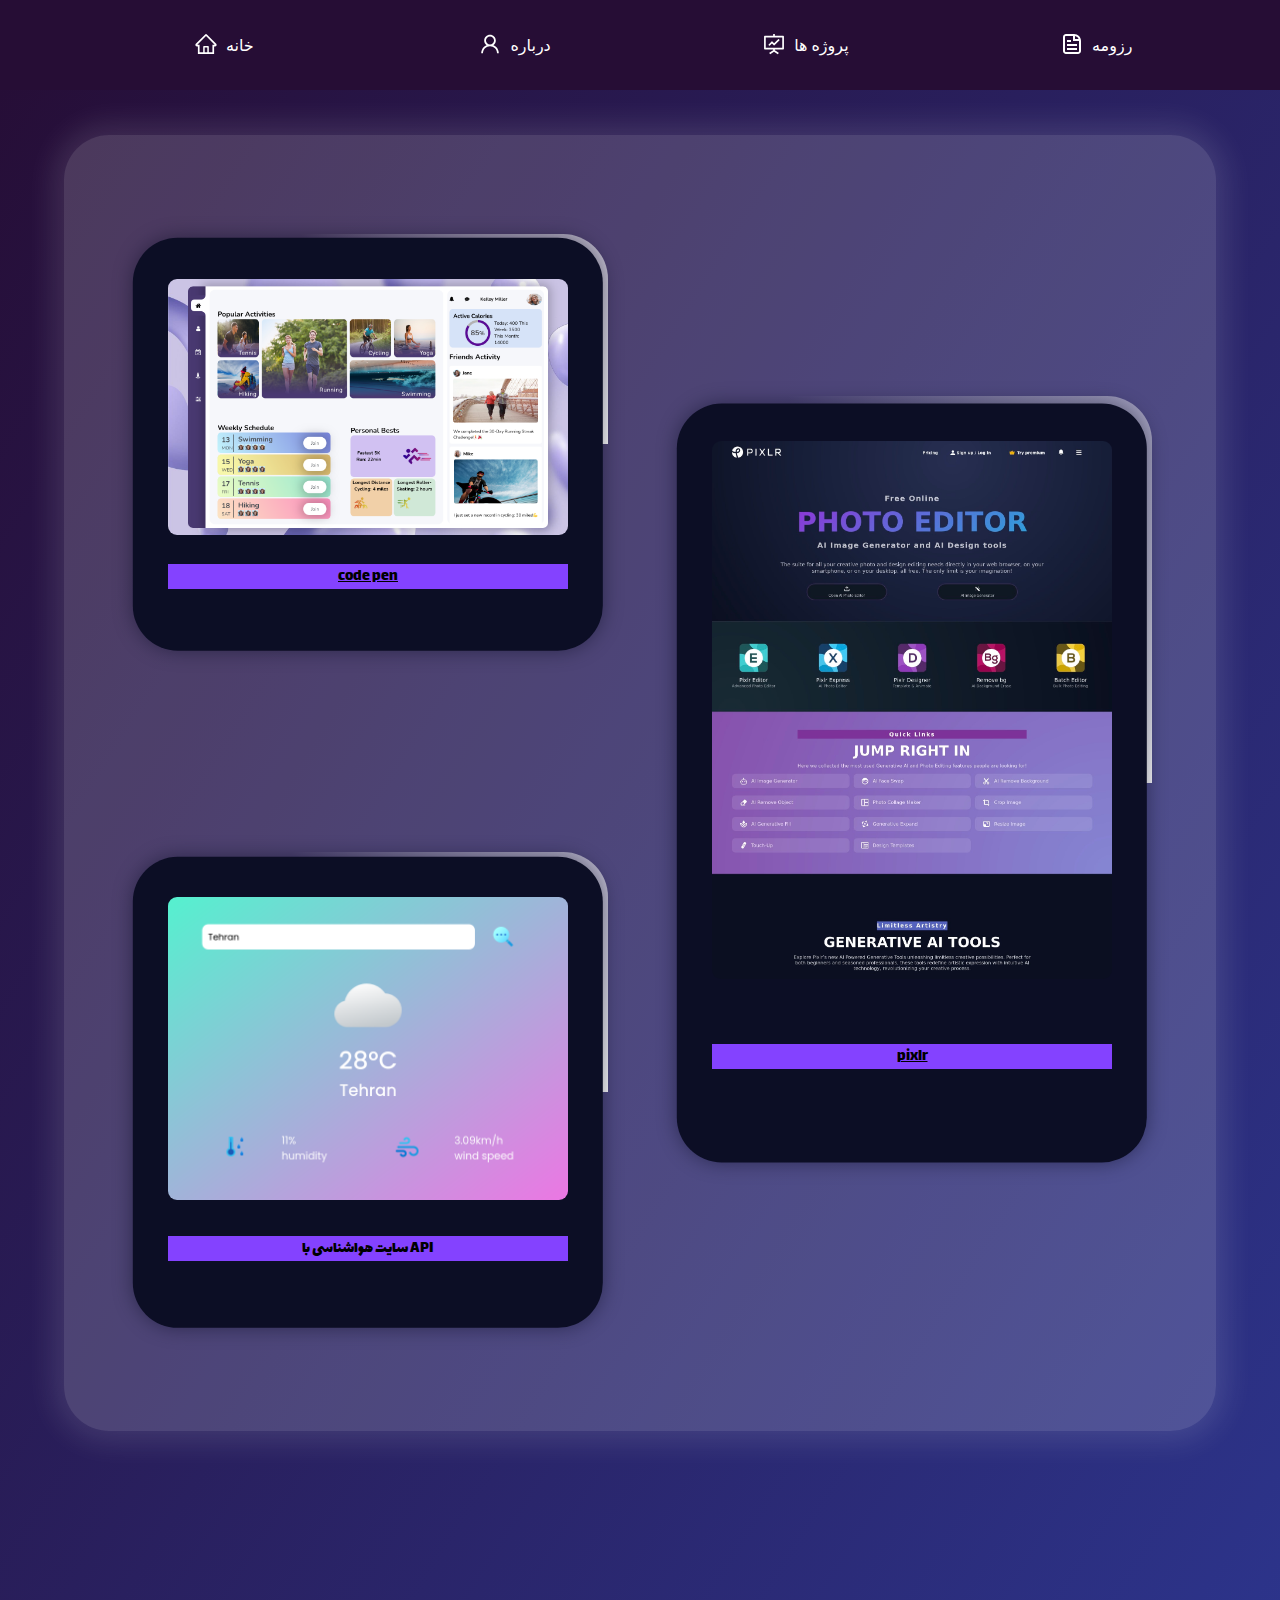
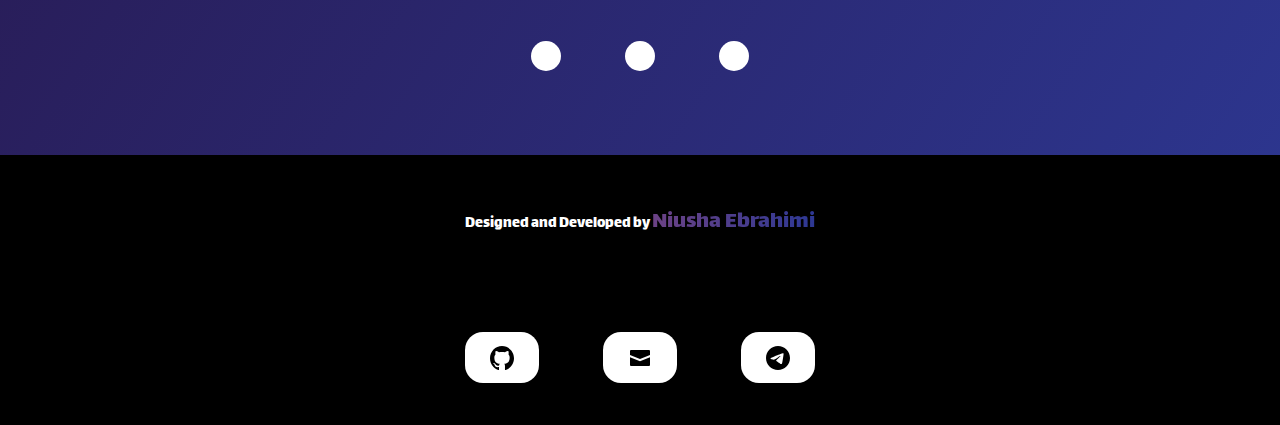
<file: projects.html>
<!DOCTYPE html>
<html lang="en">
<head>
    <meta charset="UTF-8">
    <meta name="viewport" content="width=device-width, initial-scale=1.0">
    <title>Projects</title>
    <link rel="stylesheet" href="home.css">
    <link rel="stylesheet" href="./projects.css">
    <link rel="preconnect" href="https://fonts.googleapis.com">
    <link rel="preconnect" href="https://fonts.gstatic.com" crossorigin>
    <link href="https://fonts.googleapis.com/css2?family=Lalezar&family=Press+Start+2P&display=swap" rel="stylesheet">
    <link href='https://fonts.googleapis.com/css?family=Poppins' rel='stylesheet'>
</head>
<body>
    <header class="header">
        <nav>
            <ul>
                <li>
                    <a class="click nav-a" href="./index.html">
                        <svg stroke="currentColor" fill="currentColor" stroke-width="0" viewBox="0 0 1024 1024" style="margin-bottom: 2px;" height="1em" width="1em" xmlns="http://www.w3.org/2000/svg"><path d="M946.5 505L560.1 118.8l-25.9-25.9a31.5 31.5 0 0 0-44.4 0L77.5 505a63.9 63.9 0 0 0-18.8 46c.4 35.2 29.7 63.3 64.9 63.3h42.5V940h691.8V614.3h43.4c17.1 0 33.2-6.7 45.3-18.8a63.6 63.6 0 0 0 18.7-45.3c0-17-6.7-33.1-18.8-45.2zM568 868H456V664h112v204zm217.9-325.7V868H632V640c0-22.1-17.9-40-40-40H432c-22.1 0-40 17.9-40 40v228H238.1V542.3h-96l370-369.7 23.1 23.1L882 542.3h-96.1z"></path></svg>
                        <span class="span-display">خانه</span>
                    </a>
                </li>
                <li>
                    <a class="click nav-a" href="./about.html" >
                        <svg stroke="currentColor" fill="currentColor" stroke-width="0" viewBox="0 0 1024 1024" style="margin-bottom: 2px;" height="1em" width="1em" xmlns="http://www.w3.org/2000/svg"><path d="M858.5 763.6a374 374 0 0 0-80.6-119.5 375.63 375.63 0 0 0-119.5-80.6c-.4-.2-.8-.3-1.2-.5C719.5 518 760 444.7 760 362c0-137-111-248-248-248S264 225 264 362c0 82.7 40.5 156 102.8 201.1-.4.2-.8.3-1.2.5-44.8 18.9-85 46-119.5 80.6a375.63 375.63 0 0 0-80.6 119.5A371.7 371.7 0 0 0 136 901.8a8 8 0 0 0 8 8.2h60c4.4 0 7.9-3.5 8-7.8 2-77.2 33-149.5 87.8-204.3 56.7-56.7 132-87.9 212.2-87.9s155.5 31.2 212.2 87.9C779 752.7 810 825 812 902.2c.1 4.4 3.6 7.8 8 7.8h60a8 8 0 0 0 8-8.2c-1-47.8-10.9-94.3-29.5-138.2zM512 534c-45.9 0-89.1-17.9-121.6-50.4S340 407.9 340 362c0-45.9 17.9-89.1 50.4-121.6S466.1 190 512 190s89.1 17.9 121.6 50.4S684 316.1 684 362c0 45.9-17.9 89.1-50.4 121.6S557.9 534 512 534z"></path></svg>
                        <span class="span-display">درباره</span>
                    </a>
                </li>
                <li>
                    <a class="click nav-a" href="./projects.html">
                        <svg stroke="currentColor" fill="currentColor" stroke-width="0" t="1569683753031" viewBox="0 0 1024 1024" version="1.1" style="margin-bottom: 2px;" height="1em" width="1em" xmlns="http://www.w3.org/2000/svg"><defs></defs><path d="M312.1 591.5c3.1 3.1 8.2 3.1 11.3 0l101.8-101.8 86.1 86.2c3.1 3.1 8.2 3.1 11.3 0l226.3-226.5c3.1-3.1 3.1-8.2 0-11.3l-36.8-36.8c-3.1-3.1-8.2-3.1-11.3 0L517 485.3l-86.1-86.2c-3.1-3.1-8.2-3.1-11.3 0L275.3 543.4c-3.1 3.1-3.1 8.2 0 11.3l36.8 36.8z"></path><path d="M904 160H548V96c0-4.4-3.6-8-8-8h-56c-4.4 0-8 3.6-8 8v64H120c-17.7 0-32 14.3-32 32v520c0 17.7 14.3 32 32 32h356.4v32L311.6 884.1c-3.7 2.4-4.7 7.3-2.3 11l30.3 47.2v0.1c2.4 3.7 7.4 4.7 11.1 2.3L512 838.9l161.3 105.8c3.7 2.4 8.7 1.4 11.1-2.3v-0.1l30.3-47.2c2.4-3.7 1.3-8.6-2.3-11L548 776.3V744h356c17.7 0 32-14.3 32-32V192c0-17.7-14.3-32-32-32z m-40 512H160V232h704v440z"></path></svg>
                        <span class="span-display">پروژه ها</span>
                    </a>
                </li>
                <li>
                    <a class="click nav-a" href="./resume.html">
                        <svg stroke="currentColor" fill="none" stroke-width="0" viewBox="0 0 24 24" style="margin-bottom: 2px;" height="1em" width="1em" xmlns="http://www.w3.org/2000/svg"><path d="M7 18H17V16H7V18Z" fill="currentColor"></path><path d="M17 14H7V12H17V14Z" fill="currentColor"></path><path d="M7 10H11V8H7V10Z" fill="currentColor"></path><path fill-rule="evenodd" clip-rule="evenodd" d="M6 2C4.34315 2 3 3.34315 3 5V19C3 20.6569 4.34315 22 6 22H18C19.6569 22 21 20.6569 21 19V9C21 5.13401 17.866 2 14 2H6ZM6 4H13V9H19V19C19 19.5523 18.5523 20 18 20H6C5.44772 20 5 19.5523 5 19V5C5 4.44772 5.44772 4 6 4ZM15 4.10002C16.6113 4.4271 17.9413 5.52906 18.584 7H15V4.10002Z" fill="currentColor"></path></svg>
                        <span class="span-display">رزومه</span>
                    </a>
                </li>
            </ul>
        </nav>
    </header>
    <section>
        <div class="examples fade-In">
            <div class="card fade-In">
                <a class="a-git" href="https://github.com/NiushaEbrahimi/code-pen-small-proj"><img src="./sources/projects/CodePenDashboard.png" alt="code pen proj" class="image image-1"></a>
                <p class="explain">
                    <a href="https://codepen.io/ecemgo/full/YzBZjjb">code pen</a>
                </p>
            </div>
            <div class="card span-2 fade-In" >
                <a class="a-git" href="https://github.com/NiushaEbrahimi/pixlr-clone"><img src="./sources/projects/PixlrClone.jpeg" alt="pixlr clone" class="image image-2"></a>
                <p class="explain">
                    <a href="https://pixlr.com/">pixlr</a>
                </p>
            </div>
            <div class="card fade-In">
                <a class="a-git" href="https://github.com/NiushaEbrahimi/weatherApp"><img src="./sources/projects/WeatherApp.png" alt="weather app with api" class="image image-3"></a>
                <p class="explain">
                    سایت هواشناسی با API
                </p>
            </div>
        </div>
        <div class="more">
            <div class="circle circle-1"></div>
            <div class="circle circle-2"></div>
            <div class="circle circle-3"></div>
        </div>
    </section>
    <footer class="footer">
        <p class="footer-text">Designed and Developed by <a class="gradient-text">Niusha Ebrahimi </a></p>
        <div class="social-media">
            <!-- github -->
            <a href="https://github.com/NiushaEbrahimi?tab=overview&from=2025-05-01&to=2025-05-01" class="nav-a footer-nav">
                <svg width="800px" height="800px" viewBox="0 0 20 20" version="1.1" xmlns="http://www.w3.org/2000/svg" xmlns:xlink="http://www.w3.org/1999/xlink" >
                    <g id="Page-1" stroke="none" stroke-width="1" fill="#00000" fill-rule="evenodd">
                        <g id="Dribbble-Light-Preview" transform="translate(-140.000000, -7559.000000)" fill="#00000">
                            <g id="icons" transform="translate(56.000000, 160.000000)">
                                <path d="M94,7399 C99.523,7399 104,7403.59 104,7409.253 C104,7413.782 101.138,7417.624 97.167,7418.981 C96.66,7419.082 96.48,7418.762 96.48,7418.489 C96.48,7418.151 96.492,7417.047 96.492,7415.675 C96.492,7414.719 96.172,7414.095 95.813,7413.777 C98.04,7413.523 100.38,7412.656 100.38,7408.718 C100.38,7407.598 99.992,7406.684 99.35,7405.966 C99.454,7405.707 99.797,7404.664 99.252,7403.252 C99.252,7403.252 98.414,7402.977 96.505,7404.303 C95.706,7404.076 94.85,7403.962 94,7403.958 C93.15,7403.962 92.295,7404.076 91.497,7404.303 C89.586,7402.977 88.746,7403.252 88.746,7403.252 C88.203,7404.664 88.546,7405.707 88.649,7405.966 C88.01,7406.684 87.619,7407.598 87.619,7408.718 C87.619,7412.646 89.954,7413.526 92.175,7413.785 C91.889,7414.041 91.63,7414.493 91.54,7415.156 C90.97,7415.418 89.522,7415.871 88.63,7414.304 C88.63,7414.304 88.101,7413.319 87.097,7413.247 C87.097,7413.247 86.122,7413.234 87.029,7413.87 C87.029,7413.87 87.684,7414.185 88.139,7415.37 C88.139,7415.37 88.726,7417.2 91.508,7416.58 C91.513,7417.437 91.522,7418.245 91.522,7418.489 C91.522,7418.76 91.338,7419.077 90.839,7418.982 C86.865,7417.627 84,7413.783 84,7409.253 C84,7403.59 88.478,7399 94,7399" id="github-[#142]"></path>
                            </g>
                        </g>
                    </g>
                </svg>
            </a>
            <!-- email -->
            <a class="email nav-a footer-nav">
                <svg fill="#000000" width="800px" height="800px" viewBox="0 0 24 24" xmlns="http://www.w3.org/2000/svg">
                    <path d="M22,5V9L12,13,2,9V5A1,1,0,0,1,3,4H21A1,1,0,0,1,22,5ZM2,11.154V19a1,1,0,0,0,1,1H21a1,1,0,0,0,1-1V11.154l-10,4Z"/>
                </svg>
            </a>
            <!-- telegram -->
            <a class="telegram nav-a footer-nav">
                <svg width="800px" height="800px" viewBox="0 0 24 24" fill="#00000" xmlns="http://www.w3.org/2000/svg">
                    <path fill-rule="evenodd" clip-rule="evenodd" d="M24 12C24 18.6274 18.6274 24 12 24C5.37258 24 0 18.6274 0 12C0 5.37258 5.37258 0 12 0C18.6274 0 24 5.37258 24 12ZM12.43 8.85893C11.2629 9.3444 8.93015 10.3492 5.43191 11.8733C4.86385 12.0992 4.56628 12.3202 4.53919 12.5363C4.4934 12.9015 4.95073 13.0453 5.57349 13.2411C5.6582 13.2678 5.74598 13.2954 5.83596 13.3246C6.44866 13.5238 7.27284 13.7568 7.70131 13.766C8.08996 13.7744 8.52375 13.6142 9.00266 13.2853C12.2712 11.079 13.9584 9.96381 14.0643 9.93977C14.1391 9.92281 14.2426 9.90148 14.3128 9.96385C14.3829 10.0262 14.3761 10.1443 14.3686 10.176C14.3233 10.3691 12.5281 12.0381 11.5991 12.9018C11.3095 13.171 11.1041 13.362 11.0621 13.4056C10.968 13.5034 10.8721 13.5958 10.78 13.6846C10.2108 14.2333 9.78393 14.6448 10.8036 15.3168C11.2937 15.6397 11.6858 15.9067 12.077 16.1731C12.5042 16.4641 12.9303 16.7543 13.4816 17.1157C13.6221 17.2078 13.7562 17.3034 13.8869 17.3965C14.3841 17.751 14.8308 18.0694 15.3826 18.0186C15.7033 17.9891 16.0345 17.6876 16.2027 16.7884C16.6002 14.6632 17.3816 10.0585 17.5622 8.16098C17.5781 7.99473 17.5582 7.78197 17.5422 7.68858C17.5262 7.59518 17.4928 7.46211 17.3714 7.3636C17.2276 7.24694 17.0057 7.22234 16.9064 7.22408C16.455 7.23204 15.7626 7.47282 12.43 8.85893Z" fill="#000000"/>
                </svg>
            </a>
        </div>
    </footer>
    <script src="https://code.jquery.com/jquery-3.6.0.min.js"></script>
    <script type="module" src="./jsForAbout.js"></script>
    <script type="module">
        import {fadeIn} from './utils.js';
        const observer = fadeIn()
        const fadeInElements = document.querySelectorAll('.fade-In')
        fadeInElements.forEach((el) => observer.observe(el));
    </script>
</body>
</html>
</file>
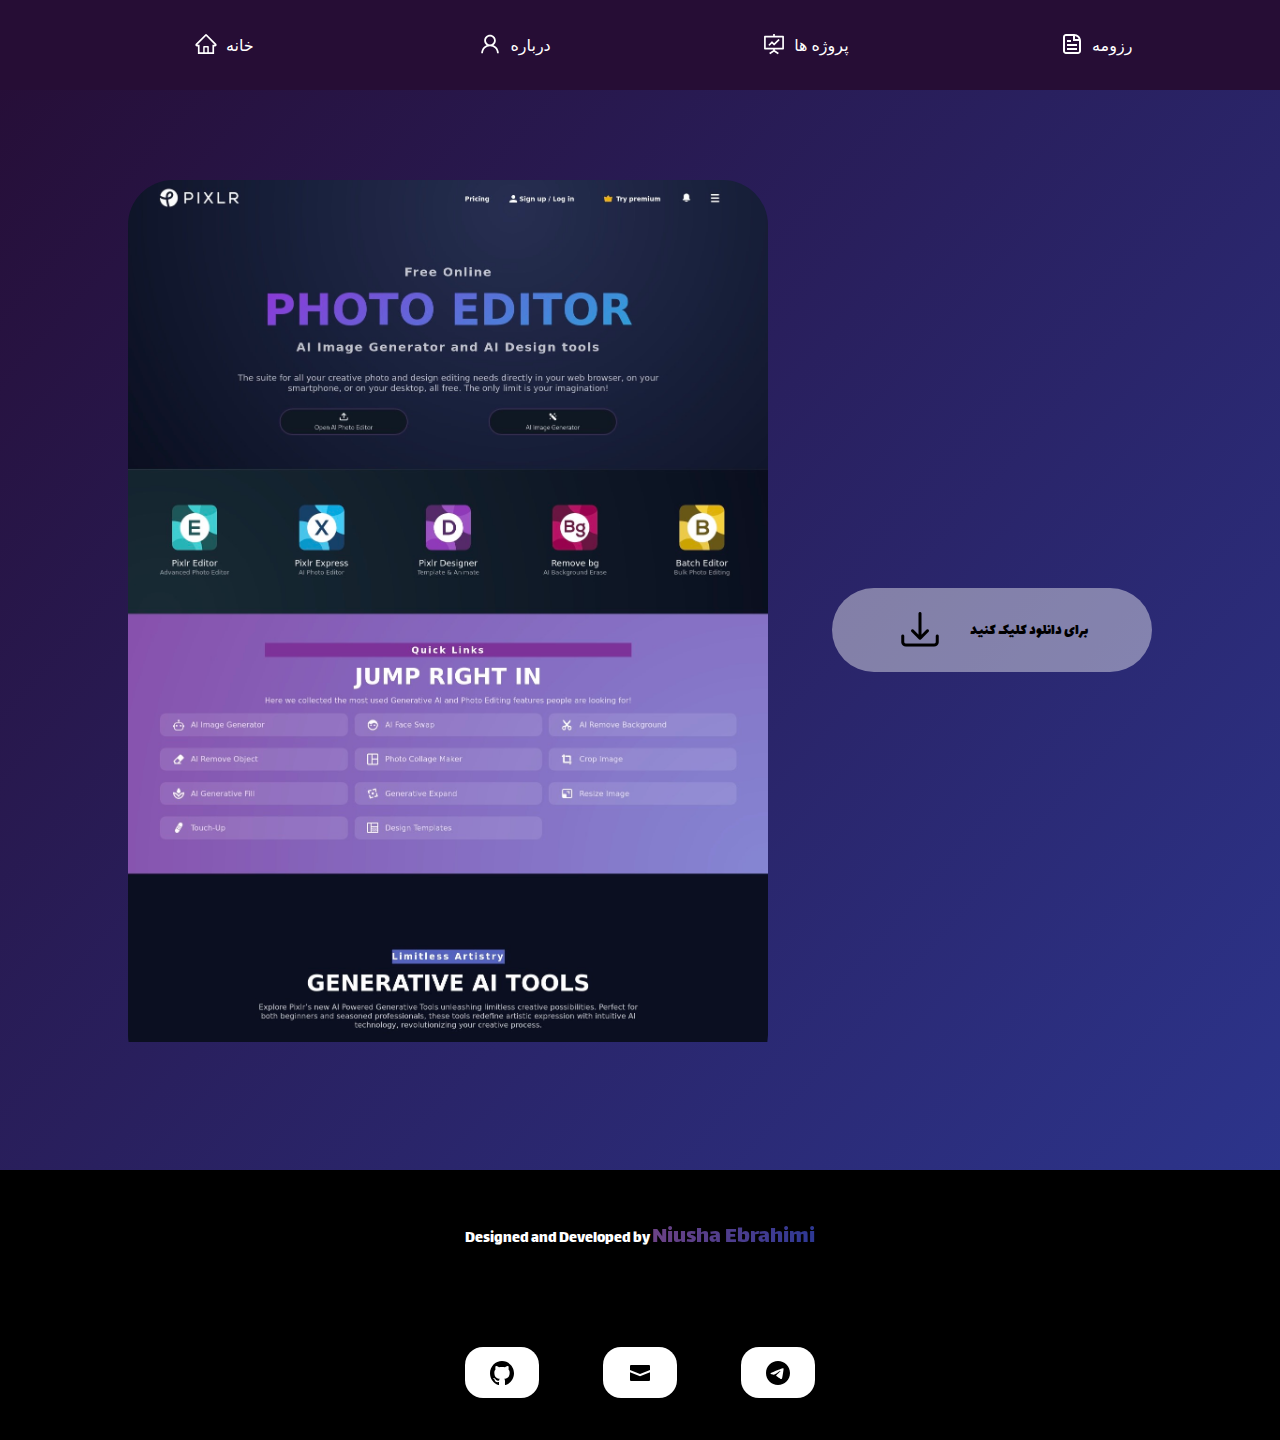
<file: resume.html>
<!DOCTYPE html>
<html lang="en">
<head>
    <meta charset="UTF-8">
    <meta name="viewport" content="width=device-width, initial-scale=1.0">
    <title>Portfolio</title>
    <link rel="stylesheet" href="home.css">
    <link rel="stylesheet" href="resume.css">
    <link rel="preconnect" href="https://fonts.googleapis.com">
    <link rel="preconnect" href="https://fonts.gstatic.com" crossorigin>
    <link href="https://fonts.googleapis.com/css2?family=Lalezar&family=Press+Start+2P&display=swap" rel="stylesheet">
    <link href='https://fonts.googleapis.com/css?family=Poppins' rel='stylesheet'>
</head>
<body>
    <header class="header">
        <nav>
            <ul>
                <li>
                    <a class="click nav-a" href="./index.html">
                        <svg stroke="currentColor" fill="currentColor" stroke-width="0" viewBox="0 0 1024 1024" style="margin-bottom: 2px;" height="1em" width="1em" xmlns="http://www.w3.org/2000/svg"><path d="M946.5 505L560.1 118.8l-25.9-25.9a31.5 31.5 0 0 0-44.4 0L77.5 505a63.9 63.9 0 0 0-18.8 46c.4 35.2 29.7 63.3 64.9 63.3h42.5V940h691.8V614.3h43.4c17.1 0 33.2-6.7 45.3-18.8a63.6 63.6 0 0 0 18.7-45.3c0-17-6.7-33.1-18.8-45.2zM568 868H456V664h112v204zm217.9-325.7V868H632V640c0-22.1-17.9-40-40-40H432c-22.1 0-40 17.9-40 40v228H238.1V542.3h-96l370-369.7 23.1 23.1L882 542.3h-96.1z"></path></svg>
                        <span class="span-display">خانه</span>
                    </a>
                </li>
                <li>
                    <a class="click nav-a" href="./about.html" >
                        <svg stroke="currentColor" fill="currentColor" stroke-width="0" viewBox="0 0 1024 1024" style="margin-bottom: 2px;" height="1em" width="1em" xmlns="http://www.w3.org/2000/svg"><path d="M858.5 763.6a374 374 0 0 0-80.6-119.5 375.63 375.63 0 0 0-119.5-80.6c-.4-.2-.8-.3-1.2-.5C719.5 518 760 444.7 760 362c0-137-111-248-248-248S264 225 264 362c0 82.7 40.5 156 102.8 201.1-.4.2-.8.3-1.2.5-44.8 18.9-85 46-119.5 80.6a375.63 375.63 0 0 0-80.6 119.5A371.7 371.7 0 0 0 136 901.8a8 8 0 0 0 8 8.2h60c4.4 0 7.9-3.5 8-7.8 2-77.2 33-149.5 87.8-204.3 56.7-56.7 132-87.9 212.2-87.9s155.5 31.2 212.2 87.9C779 752.7 810 825 812 902.2c.1 4.4 3.6 7.8 8 7.8h60a8 8 0 0 0 8-8.2c-1-47.8-10.9-94.3-29.5-138.2zM512 534c-45.9 0-89.1-17.9-121.6-50.4S340 407.9 340 362c0-45.9 17.9-89.1 50.4-121.6S466.1 190 512 190s89.1 17.9 121.6 50.4S684 316.1 684 362c0 45.9-17.9 89.1-50.4 121.6S557.9 534 512 534z"></path></svg>
                        <span class="span-display">درباره</span>
                    </a>
                </li>
                <li>
                    <a class="click nav-a" href="./projects.html">
                        <svg stroke="currentColor" fill="currentColor" stroke-width="0" t="1569683753031" viewBox="0 0 1024 1024" version="1.1" style="margin-bottom: 2px;" height="1em" width="1em" xmlns="http://www.w3.org/2000/svg"><defs></defs><path d="M312.1 591.5c3.1 3.1 8.2 3.1 11.3 0l101.8-101.8 86.1 86.2c3.1 3.1 8.2 3.1 11.3 0l226.3-226.5c3.1-3.1 3.1-8.2 0-11.3l-36.8-36.8c-3.1-3.1-8.2-3.1-11.3 0L517 485.3l-86.1-86.2c-3.1-3.1-8.2-3.1-11.3 0L275.3 543.4c-3.1 3.1-3.1 8.2 0 11.3l36.8 36.8z"></path><path d="M904 160H548V96c0-4.4-3.6-8-8-8h-56c-4.4 0-8 3.6-8 8v64H120c-17.7 0-32 14.3-32 32v520c0 17.7 14.3 32 32 32h356.4v32L311.6 884.1c-3.7 2.4-4.7 7.3-2.3 11l30.3 47.2v0.1c2.4 3.7 7.4 4.7 11.1 2.3L512 838.9l161.3 105.8c3.7 2.4 8.7 1.4 11.1-2.3v-0.1l30.3-47.2c2.4-3.7 1.3-8.6-2.3-11L548 776.3V744h356c17.7 0 32-14.3 32-32V192c0-17.7-14.3-32-32-32z m-40 512H160V232h704v440z"></path></svg>
                        <span class="span-display">پروژه ها</span>
                    </a>
                </li>
                <li>
                    <a class="click nav-a" href="./resume.html">
                        <svg stroke="currentColor" fill="none" stroke-width="0" viewBox="0 0 24 24" style="margin-bottom: 2px;" height="1em" width="1em" xmlns="http://www.w3.org/2000/svg"><path d="M7 18H17V16H7V18Z" fill="currentColor"></path><path d="M17 14H7V12H17V14Z" fill="currentColor"></path><path d="M7 10H11V8H7V10Z" fill="currentColor"></path><path fill-rule="evenodd" clip-rule="evenodd" d="M6 2C4.34315 2 3 3.34315 3 5V19C3 20.6569 4.34315 22 6 22H18C19.6569 22 21 20.6569 21 19V9C21 5.13401 17.866 2 14 2H6ZM6 4H13V9H19V19C19 19.5523 18.5523 20 18 20H6C5.44772 20 5 19.5523 5 19V5C5 4.44772 5.44772 4 6 4ZM15 4.10002C16.6113 4.4271 17.9413 5.52906 18.584 7H15V4.10002Z" fill="currentColor"></path></svg>
                        <span class="span-display">رزومه</span>
                    </a>
                </li>
            </ul>
        </nav>
    </header>    
    <main>
        <div class="resume fade-In">
            <div class="image-container-resume">
                <img src="./sources/projects/PixlrClone.jpeg" class="image-cv">
            </div>
            <a href="./Picture.png" download class="download">
                <img src="./sources/icons8-download-48.png" alt="">
                برای دانلود کلیک کنید</a>
            </div>
    </main>

    <footer class="footer">
        <p class="footer-text">Designed and Developed by <a class="gradient-text">Niusha Ebrahimi </a></p>
        <div class="social-media">
            <!-- github -->
            <a href="https://github.com/NiushaEbrahimi?tab=overview&from=2025-05-01&to=2025-05-01" class="nav-a footer-nav">
                <svg width="800px" height="800px" viewBox="0 0 20 20" version="1.1" xmlns="http://www.w3.org/2000/svg" xmlns:xlink="http://www.w3.org/1999/xlink" >
                    <g id="Page-1" stroke="none" stroke-width="1" fill="#00000" fill-rule="evenodd">
                        <g id="Dribbble-Light-Preview" transform="translate(-140.000000, -7559.000000)" fill="#00000">
                            <g id="icons" transform="translate(56.000000, 160.000000)">
                                <path d="M94,7399 C99.523,7399 104,7403.59 104,7409.253 C104,7413.782 101.138,7417.624 97.167,7418.981 C96.66,7419.082 96.48,7418.762 96.48,7418.489 C96.48,7418.151 96.492,7417.047 96.492,7415.675 C96.492,7414.719 96.172,7414.095 95.813,7413.777 C98.04,7413.523 100.38,7412.656 100.38,7408.718 C100.38,7407.598 99.992,7406.684 99.35,7405.966 C99.454,7405.707 99.797,7404.664 99.252,7403.252 C99.252,7403.252 98.414,7402.977 96.505,7404.303 C95.706,7404.076 94.85,7403.962 94,7403.958 C93.15,7403.962 92.295,7404.076 91.497,7404.303 C89.586,7402.977 88.746,7403.252 88.746,7403.252 C88.203,7404.664 88.546,7405.707 88.649,7405.966 C88.01,7406.684 87.619,7407.598 87.619,7408.718 C87.619,7412.646 89.954,7413.526 92.175,7413.785 C91.889,7414.041 91.63,7414.493 91.54,7415.156 C90.97,7415.418 89.522,7415.871 88.63,7414.304 C88.63,7414.304 88.101,7413.319 87.097,7413.247 C87.097,7413.247 86.122,7413.234 87.029,7413.87 C87.029,7413.87 87.684,7414.185 88.139,7415.37 C88.139,7415.37 88.726,7417.2 91.508,7416.58 C91.513,7417.437 91.522,7418.245 91.522,7418.489 C91.522,7418.76 91.338,7419.077 90.839,7418.982 C86.865,7417.627 84,7413.783 84,7409.253 C84,7403.59 88.478,7399 94,7399" id="github-[#142]"></path>
                            </g>
                        </g>
                    </g>
                </svg>
            </a>
            <!-- email -->
            <a class="email nav-a footer-nav" href="https://mail.google.com/">
                <svg fill="#000000" width="800px" height="800px" viewBox="0 0 24 24" xmlns="http://www.w3.org/2000/svg">
                    <path d="M22,5V9L12,13,2,9V5A1,1,0,0,1,3,4H21A1,1,0,0,1,22,5ZM2,11.154V19a1,1,0,0,0,1,1H21a1,1,0,0,0,1-1V11.154l-10,4Z"/>
                </svg>
            </a>
            <!-- telegram -->
            <a class="telegram nav-a footer-nav" href="https://www.telegram.org/">
                <svg width="800px" height="800px" viewBox="0 0 24 24" fill="#00000" xmlns="http://www.w3.org/2000/svg">
                    <path fill-rule="evenodd" clip-rule="evenodd" d="M24 12C24 18.6274 18.6274 24 12 24C5.37258 24 0 18.6274 0 12C0 5.37258 5.37258 0 12 0C18.6274 0 24 5.37258 24 12ZM12.43 8.85893C11.2629 9.3444 8.93015 10.3492 5.43191 11.8733C4.86385 12.0992 4.56628 12.3202 4.53919 12.5363C4.4934 12.9015 4.95073 13.0453 5.57349 13.2411C5.6582 13.2678 5.74598 13.2954 5.83596 13.3246C6.44866 13.5238 7.27284 13.7568 7.70131 13.766C8.08996 13.7744 8.52375 13.6142 9.00266 13.2853C12.2712 11.079 13.9584 9.96381 14.0643 9.93977C14.1391 9.92281 14.2426 9.90148 14.3128 9.96385C14.3829 10.0262 14.3761 10.1443 14.3686 10.176C14.3233 10.3691 12.5281 12.0381 11.5991 12.9018C11.3095 13.171 11.1041 13.362 11.0621 13.4056C10.968 13.5034 10.8721 13.5958 10.78 13.6846C10.2108 14.2333 9.78393 14.6448 10.8036 15.3168C11.2937 15.6397 11.6858 15.9067 12.077 16.1731C12.5042 16.4641 12.9303 16.7543 13.4816 17.1157C13.6221 17.2078 13.7562 17.3034 13.8869 17.3965C14.3841 17.751 14.8308 18.0694 15.3826 18.0186C15.7033 17.9891 16.0345 17.6876 16.2027 16.7884C16.6002 14.6632 17.3816 10.0585 17.5622 8.16098C17.5781 7.99473 17.5582 7.78197 17.5422 7.68858C17.5262 7.59518 17.4928 7.46211 17.3714 7.3636C17.2276 7.24694 17.0057 7.22234 16.9064 7.22408C16.455 7.23204 15.7626 7.47282 12.43 8.85893Z" fill="#000000"/>
                </svg>
            </a>
        </div>
    </footer>
    <script src="https://code.jquery.com/jquery-3.6.0.min.js"></script>
    <script type="module">
        import {fadeIn} from './utils.js';
        const observer = fadeIn()
        const fadeInElements = document.querySelectorAll('.fade-In')
        fadeInElements.forEach((el) => observer.observe(el));
    </script>
</body>
</html>
</file>
<file: home.css>
.lalezar-regular {
    font-family: "Lalezar", system-ui;
    font-weight: 400;
    font-style: normal;
}
body{
    font-family: "Lalezar", system-ui;
    margin: 0px;
    background: linear-gradient(to bottom right, rgb(38, 13, 53), #2d3894);
}
.header{
    width: 100%;
    position:fixed;
    height: 10dvh;
    display: flex;
    justify-content: space-between;
    align-items: center;
    font-family: "Poppins", system-ui;
    background-color: rgb(38, 13, 53);
    z-index: 1000;
}
.background{
    position: absolute;
    background:radial-gradient(#18054b,#02091f);
    height: 100dvh;
    display: grid;
    justify-content: center;
    align-items: center;
    grid-template-columns: repeat(5,1fr);
    column-gap: 2vw;
    top:50%;
    left: 50%;
    translate: -50% -50%;
    width: 100vw;
}
.star{
    width: 1px;
    height: 1px;
    background-color: aliceblue;
    position: relative;
}

.star-2, .star-4, .star-6, .star-8, .star-10{
    width: 2px;
    height: 2px;
}

.star-2::after, .star-4::after, .star-6::after, .star-8::after, .star-10::after{
    position: absolute;
    content: "";
    width: 4px;
    height: 4px;
    z-index: -1;
    top: 50%;
    left: 50%;
    translate: -50% -50%;
    background-color: white;
    animation: shine 1s ease-in-out infinite;
    animation-direction: alternate;
}
.star-2::before, .star-4::before, .star-6::before, .star-8::before, .star-10::before{
    position: absolute;
    content: "";
    width: 3px;
    height: 3px;
    z-index: -1;
    top: -10vw;
    left: -10vw;
    background-color: white;
    animation: scale 3s ease-in-out infinite;
    animation-direction: alternate;
}
.star-1::after, .star-3::after, .star-5::after, .star-7::after, .star-9::after{
    position: absolute;
    content: "";
    width: 1px;
    height: 1px;
    z-index: -1;
    top: 4vw;
    left: 7vw;
    background-color: white;
    animation: scale 2s ease-in-out infinite;
    animation-direction: alternate; 
}
@keyframes shine {
    0% {
        filter: blur(0.2rem);
        opacity: 0.8;
    }
    50% {
        filter: blur(0.3rem);
        opacity: 0.85;
    }
    75% {
        filter: blur(0.4rem);
        opacity: 0.9;
    }
    100% {
        filter: blur(0.5rem);
        opacity: 1;
    }
}
@keyframes scale{
    0%{scale:1;}
    20%{scale:1.15;}
    30%{scale:1.35;}
    50%{scale:1.6;}
    60%{scale:1.7;}
    80%{scale:1.8;}
    90%{scale: 1.9;}
    100%{scale:2;}
}
main{
    padding-top: 20vh;
}
.scrolled{
    width: 100%;
    position:fixed;
    height: 10dvh;
    display: flex;
    justify-content: space-between;
    align-items: center;
    font-family: "Poppins", system-ui;
    background-color: rgba(38, 13, 53, 0.466);
    z-index: 1000;
}
nav{
    padding-left: 3dvw;
    padding-right: 3dvw;
    width: 100%;

}
ul{
    text-align: center;
    display: grid;
    justify-content: center;
    align-items: center;
    grid-template-columns: 1fr 1fr 1fr 1fr ;
    list-style-type: none;
    column-gap: normal;
    margin: 0px;
}
.nav-a{
    display: inline-flex;
    align-items: center;
    gap: 8px; 
    vertical-align: middle;
    padding: 1.5dvh;
    color: white;
    text-decoration: none;
    transition-duration: 200ms;
    border-radius: 2dvh;
}
.footer-nav{
    background-color : white;
    color: black;
    cursor: pointer;
    display: grid;
    justify-content: center;
    align-items: center;
}
.footer-nav:hover{
    transform: scale(1.1);
    background-color: white;
}
.nav-a:hover{
    background-color : white;
    color: black;
}
.nav-a > svg {
    width: 24px;
    height: 24px;
    vertical-align: middle;
    display: inline-block;
}
/* here */
.welcome, .about , .first-section{
    padding-left: 10dvw;
    padding-right: 10dvw;
    height: 80dvh;    
    display: flex;
    justify-content: center;
    align-items: center;
    column-gap: 10dvw;
    color: white;
    position: relative;
}
.welcom{
    flex-direction: row;
}
.image-prof{
    border-radius: 60%;
    position: absolute;
    backface-visibility: hidden;
    width: 100%;
    height: 70%;
    box-shadow: 0px 0px 30px 10px rgba(255, 255, 255, 0.26);
}
.profile-card-back{
    position: absolute;
    border-radius: 60%;
    background-color: white;
    backface-visibility: hidden;
    display: grid;
    justify-content: center;
    align-items: center;
    width: 100%;
    height: 70%;
    text-align: center;
    color: #6c4285;
    transform: rotateY(180deg);
    font-size: 2rem;
}
.image-container{
    position: absolute;
    transition-duration: 1000ms;
    border-radius: 50%;
    transform-style: preserve-3d;
    transition: all 0.5s ease;
    width: 100%;
    height: 100%;
    top:50%;
    left:50%;
    translate: -50% -50%;
}
.image-container:hover{
    transform: rotateY(180deg);   
    cursor: pointer;
}

.section-mobile{
    display: none;
    height: 0px;
    width: 100%;
    display: grid;
    justify-content: center;
    align-items: center;
}

.about-me{
    height: 120dvh;
}
.welcome-text{
    flex :2;
    display: grid;
    justify-content: center;
    align-items: center;
}
.picture{
    flex : 1;
    position: relative;
    width: 100%;
    height: 100%;
}
.about-picture img {
    width: 100%;
    height: 100%;
    object-fit: cover;
}
.about-picture{
    flex:1;
}
.about-text{
    flex:3;
}
.welcome-text-title , .about-text-title{
    font-size: 3rem;
    text-align: end;
}
.welcome-text-subtitle {
    margin: 0px;
    font-size: 2rem;
    text-align: end;
}
.about-text-subtitle{
    font-size: 1.5rem;
    direction: rtl; 
    unicode-bidi: plaintext;
}

.fade-In {
    opacity: 0;
    transform: translateY(20px);
    transition: opacity 0.6s ease, transform 0.6s ease;
}
  
.fade-In.show {
    opacity: 1;
    transform: translateY(0);
}
  
footer{
    height: 30dvh;
    width: 100%;
    background-color: #000000;
    display: grid;
    justify-content: center;
    align-items: center;
    grid-template-rows: 1fr 1fr ;
}
.footer-text{
    color: white;
    display: inline-block;
}
.social-media{
    display: grid;
    justify-content: center;
    align-items: center;
    grid-template-columns: 1fr 1fr 1fr ;
    column-gap:5dvw;
}

.gradient-text{
    background: linear-gradient(to right, #6c4285, #2d3894);
    -webkit-background-clip: text;
            background-clip: text;
    -webkit-text-fill-color: transparent;
    display: inline-block;
    margin: 0px;
    font-size: 1.5rem;
}
.span-display{
    display: inline-block;
}
@media (max-width:600px) {
    main{
        padding-top: 10vh;
    }
    .span-display{
        display: none;
    }
    .welcome-text{
        flex:0.5;
        grid-template-rows: 40px 30px;
        gap: 1em;
        text-align: end;
        padding-top: 15vh;
        padding-bottom: 5vh;
    }
    h1{
        margin: 0px;
    }
    .welcome-text-subtitle , .welcome-text-subtitle{
        margin: 0px;
        padding: 0px;
    }
    .welcome-text-title , .about-text-title{
        font-size:1.7rem;
    }
    .welcome-text-subtitle , .about-text-subtitle{
        font-size: 1.4rem;
    }
    br{
        display: none;
    }
    .about-picture{
        display: none;
    }
    footer{
        height: 20vh;
    }
    .profile-card-back , .image-prof{
        /* fix */
        width: 40%;
        height: 20%;
    }
    ul{
        padding-left: 0px;
    }
    .background{
        grid-template-columns: repeat(3,1fr);
        column-gap: 2vw; 
    }
    .star-2::before, .star-4::before, .star-6::before, .star-8::before{
        width: 2px;
        height: 2px;
    }
    .star-10 , .star-10::after , .star-10::before{
        display: none;
    }
    /* .picture{
        flex:none;
        display: none;
    } */
    .section-mobile{
        display: inline-block;
    }
    .welcome{
        flex-direction: column;
        padding-bottom: 10vh;
    }
    .image-prof{
        height: 100%;
        width: 100%;
        box-shadow:none;
    }
    .welcome-text{
        flex:1;
    }
    .picture{
        flex: 3;
        width: 100%;
    }
    .section-mobile{
        height: 20vh;
    }
}
</file>
<file: about.css>
.container {
    position: relative;
    width: 150px;
    height: 150px;
    display: flex;
    align-items: center;
    justify-content: center;
    
}
.about-me{
    padding-top: 10vh;
    padding-left: 10vw;
    padding-right: 10vw;
    height: 70vh;
    color: white;
}
.circle{
    width: 70%;
    height: 70%;
    position: relative;
    background-color: white;
    border-radius: 50%;
    display: flex;
    justify-content: center;
    align-items: center;
    box-shadow: 0px 0px 50px 10px rgba(0, 0, 0, 0.726);
}
.circle::before{
    --agnle-circle:0deg;
    content: '';
    position: absolute;
    top: 50%;
    left: 50%;
    transform: translate(-50%, -50%);
    border-radius: 50%;
    width: 100%;
    height: 100%;
    padding: 10px;
    z-index: -1;
}
.circle-icon{
    display: flex;
    align-items: center;
    justify-content: center;
}
.circle-icon > img{
    width: 70%;
    height: 70%;
    
}
@property --percentage{
    syntax: "<number>";
    initial-value:0 ;
    inherits: true;
}

.circle-1 , .circle-2{
    animation: progress-1-2 2s linear forwards;
}
.circle-1::before , .circle-2::before{
    background: conic-gradient(#260f39 calc(var(--percentage)*1%),#9467fd 0) ;
}
@keyframes progress-1-2{
    from{--percentage:0;}
    to{--percentage:85;}
}

.circle-3{
    animation: progress-3 2s linear forwards;
}
.circle-3::before{
    background: conic-gradient(#260f39 calc(var(--percentage)*1%),#9467fd 0) ;
}
@keyframes progress-3{
    from{--percentage:0;}
    to{--percentage:60;}
}

.circle-4{
    animation: progress-4 2s linear forwards;
}
.circle-4::before{
    background: conic-gradient(#260f39 calc(var(--percentage)*1%),#9467fd 0) ;
}
@keyframes progress-4{
    from{--percentage:0;}
    to{--percentage:85;}
}

.circle-5{
    animation: progress-5 2s linear forwards;
}
.circle-5::before{
    background: conic-gradient(#260f39 calc(var(--percentage)*1%),#9467fd 0) ;
}
@keyframes progress-5{
    from{--percentage:0;}
    to{--percentage:50;}
}

.circle-6{
    animation: progress-6 2s linear forwards;
}
.circle-6::before{
    background: conic-gradient(#260f39 calc(var(--percentage)*1%),#9467fd 0) ;
}
@keyframes progress-6{
    from{--percentage:0;}
    to{--percentage:20;}
}

.tools{
    display: grid;
    justify-content: center;
    align-items: center;
    grid-template-rows: 1fr 5fr ;
    height:80dvh;
    background-color: #9467fd;
}
.title{
    
    text-align: center;

}
.items{
    display: grid;
    /* grid-template-columns: repeat(auto-fit, minmax(200px, 1fr)); */
    grid-template-columns: 1fr 1fr 1fr 1fr;
    column-gap: 5dvw;
}
.welcome-text-title{
    font-size: 2rem;
}
.welcome-text-subtitle{
    font-size: 1.2rem;
}


.cards{
    display: grid;
    justify-content: center;
    align-items: center;
    height: 100dvh;
    grid-template-columns: 1fr 1fr;
    padding-left: 10vw ;
    padding-right: 10vw;
    margin-top: 30vh;
    column-gap: 5vw;
}
.card{
    width: auto;
    height: 75vh;
    text-align: center;
    line-height: 2rem;
    background-color: rgb(34, 34, 34);
    color: white;
    border-radius: 2vh;
    position: relative;
    display: grid;
    justify-content: center;
    align-items: center;
}
.card-1{
    grid-template-rows: 1fr 5fr ;
}
.card-2{
    grid-template-rows: 1fr 1fr 1fr 1fr 1fr;
    row-gap: 5vh;
    
}
/* fix these */
/* .card-title{
    background-color: #9467fd;
} */
.examples , .examples-div{
    height: 100%;
    width: 100%;
}
.examples > img{
    position: absolute;
    height: 70%;
    width: 50%;
    transform: translate(-50%, -50%);
    top: 50%;
    transition: transform 0.5s ease;
    box-shadow: 0px 0px 20px 0px rgba(255, 255, 255, 0.158);
}

.examples:hover .example-pic-1 {
    transform: translate(-80%, -50%);
    cursor: pointer;
}
.examples:hover .example-pic-2 {
    transform: translate(-20%, -50%);
    cursor: pointer;
}

.card::after , .card::before{
    --angle:90deg;
    width: 100%;
    height: 100%;
    content: '';
    position: absolute;
    padding: 5px;
    background-image: conic-gradient(from var(--angle),transparent 70%,#9467fd);
    z-index: -1;
    border-radius: 2vh;
    top:50%;
    left:50%;
    transform: translate(-50%, -50%);
    animation: rotate 3s linear infinite;
    
}
.card::before{
    opacity: 0.5;
    filter: blur(10px)
}

@property --angle{
    syntax: "<angle>";
    initial-value:90deg ;
    inherits: false;
}
@keyframes rotate {
    from{
        --angle:0deg;
    }
    to{
        --angle:360deg;
    }
}
.a-contact-div{
    display: flex;
    justify-content: center;
    align-items: center;
    padding-left: 2vw;
    padding-right: 2vw;
    /* width: 100%; */
    height: 100%;
    
}
.a-contact-div:hover{
    padding-top: 0px;
    padding-bottom: 0px;
    padding-left: 2vw;
    padding-right: 2vw;
    
}
.a-contact{
    border-radius: 2vh;
    position: absolute;
    display: flex;
    justify-content: center;
    align-items: center;
    background-color: white;
    transition-duration: 300ms;
    color: transparent;
    column-gap: 2vw;
    padding: 2vh 1vw 2vh 1vw;
}
.a-contact > svg{
    width: 24px;
    height: 24px;
}

/* fix these */
/* .a-contact:hover{
    width: 100%;
    height: 100%;
} */
.contact-p{
    font-size: 1rem;
    font-weight: 200;
    color: black;
}

.fade-In {
    opacity: 0;
    transform: translateY(20px);
    transition: opacity 0.6s ease, transform 0.6s ease;
}
  
.fade-In.show {
    opacity: 1;
    transform: translateY(0);
}

@media (max-width : 600px) {
    .welcome-text-title{
        font-size: 1.2;
    }
    .welcome-text-subtitle{
        font-size: 0.9;
    }
    .tools{
        height: 75vh;
        padding-bottom: 5vh;
    }   
    .items{
        grid-template-columns: 1fr 1fr;
        /* grid-template-rows: repeat(1fr,6); */
    }
    .cards{
        grid-template-columns: none;
        grid-template-rows: 1fr 1fr;
        height: 120vh;
        margin-top: 5vh;
        padding-left: 0px;
        padding-right: 0px;
        column-gap: 0px;
    }
    .card{
        height: 50vh;
        width: 70vw;
    }
    .card-border{
        padding: 0px;
        margin: 0px;
    }
}
</file>
<file: projects.css>
section{
    height: 160vh;
    padding-top: 15vh;
    padding-bottom: 20vh;
    padding-left: 5vw;
    padding-right: 5vw;
}
.examples{
    height: 90%;
    display: grid;
    justify-content: center;
    align-items: center;
    grid-template-columns: 1fr 1fr;
    background-color:rgba(255, 255, 255, 0.171);
    box-shadow: 0px 0px 30px 10px rgba(255, 255, 255, 0.123);
    border-radius: 5vh;
    column-gap: 5vw;
    padding-left: 5vw;
    padding-right: 5vw;
}
.card{
    padding-top:5vh;
    padding-bottom: 5vh;
    /* width: 100%; */
    /* height: auto; */
    display: grid;
    justify-content: center;
    align-items: center;
    grid-template-rows: 4fr 1fr;
    text-align: center;
    border-radius: 5vh;
    position: relative;
    background-image: conic-gradient(from var(--angle),transparent 70%,#ffffff);
    animation: rotate 3s linear infinite;
}
.card::after , .card::before{
    --angle:90deg;
    width: 98%;
    height: 98%;
    content: '';
    position: absolute;
    background-color: rgb(12, 14, 37);    
    z-index: -1;
    border-radius: 5vh;
    top:50%;
    left:50%;
    transform: translate(-50%, -50%);
}
.card::before{
    opacity: 0.5;
    filter: blur(10px)
}
@property --angle{
    syntax: "<angle>";
    initial-value:90deg ;
    inherits: false;
}
@keyframes rotate {
    from{
        --angle:0deg;
    }
    to{
        --angle:360deg;
    }
}
img{
    width: 100%;
    height: 100%;
    border-radius: 1vh;
}
.a-git{
    color: black;
    text-decoration: none;
    font-weight: 100;
    letter-spacing: 0.05rem;
    transition-duration: 300ms;
}
.span-2{
    grid-row-start: span 2;
    grid-column-start: 2;
    grid-column-end: -1;
}
.image-1,.image-2,.image-3{
    width: 400px;
    transition-duration: 300ms;
}
img:hover{
    transform: scale(1.05);
    cursor: pointer;
}
a{
    display: inline-block;
    color: black;
}
.explain{
    background-color: rgb(132, 66, 255);
    color: black;
}
.a-git:hover{
    color: white;
}
.more{
    margin-top: 5vh;
    width: 100%;
    height: 40vh;
    display: grid;
    justify-content: center;
    align-items: center;
    grid-template-columns: 30px 30px 30px;
    column-gap: 5vw;
}
.circle{
    width: 30px;
    height: 30px;
    background-color: white;
    border-radius: 50%;
    transition-duration: 1000ms;
}
.circle-1{
    animation: jump 1s ease-in-out 0s infinite;
}
.circle-2{
    animation: jump 1s ease-in-out 200ms infinite;
}
.circle-3{
    animation: jump 1s ease-in-out 400ms infinite;
}

@keyframes jump{
    0%{
        transform: translateY(0px);
    }
    50%{
        transform: translateY(-50px);
    }
    100%{
        transform: translateY(0px);
    }
}


@media (max-width:600px) {
    section{
        height: 230vh;
        padding-bottom: 5vh;
    }
    .examples{
        grid-template-columns:1fr;
        /* grid-template-rows: repeat(3,auto); */
        grid-template-rows: 1fr 2fr 1fr;
        column-gap: 0px;
    }
    .span-2{
        grid-row-start: 2;
        grid-column-start: 1;
        grid-column-end: 1;
    }
    .card{
        height: none;
        width: 100%;
    }
}
</file>
<file: resume.css>
main{
    height: 100vh;
    padding-top: 20vh;
    padding-bottom: 10vh;
}

.resume{
    height: 100%;
    display: flex;
    justify-content: center;
    align-items: center;
    padding-left: 10vw;
    padding-right: 10vw;
    column-gap: 5vw;
}
.image-container-resume{
    flex: 2;
    height: 100%;
    overflow: scroll;
    border-radius: 5vh;
}
.image-cv{
    width: 100%;
    height: auto;
}
.download{
    flex: 1;
    background-color: #ffffff6b;
    text-decoration: none;
    display: flex;
    justify-content: center;
    align-items: center;
    gap: 2vw;
    color: black;
    border-radius:5vh ;
    padding-top: 2vh;
    padding-bottom: 2vh;
    transition-duration: 350ms;
    
}
.download:hover{
    background-color: aliceblue;
}
</file>
